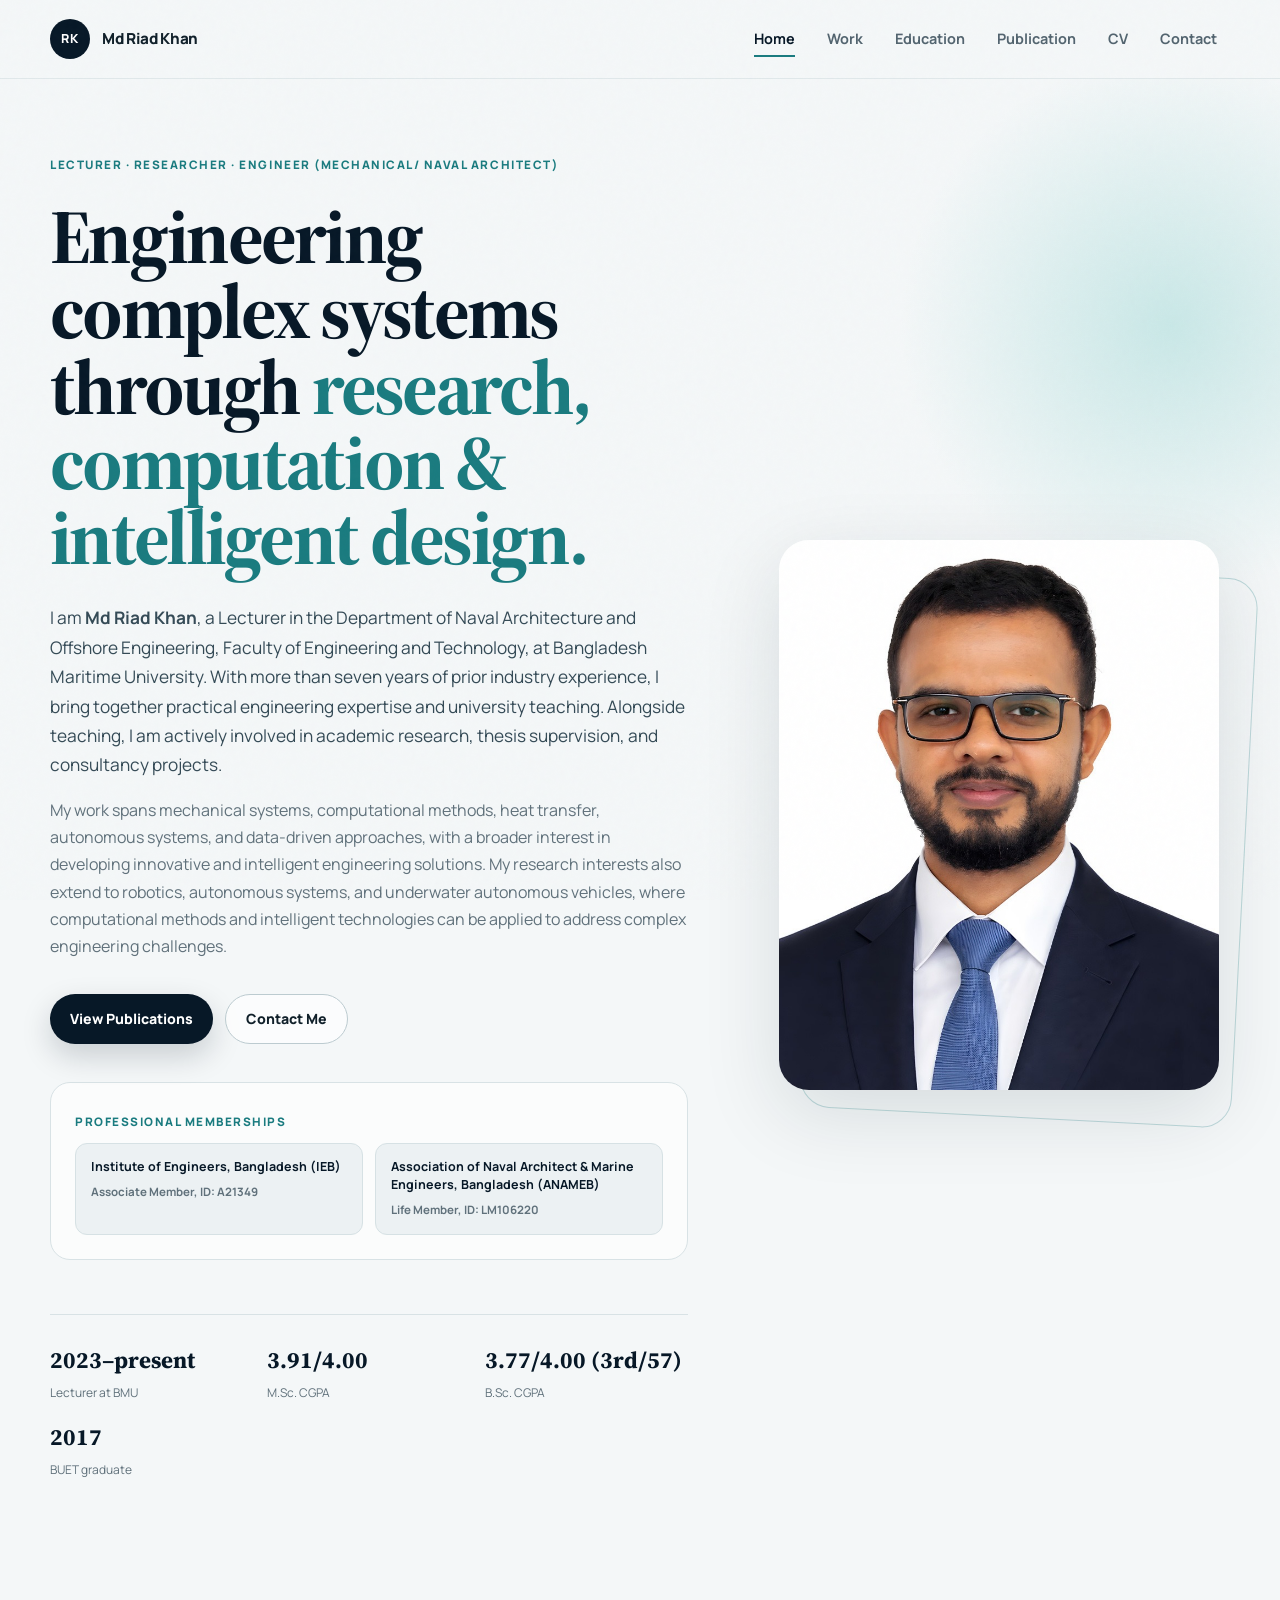
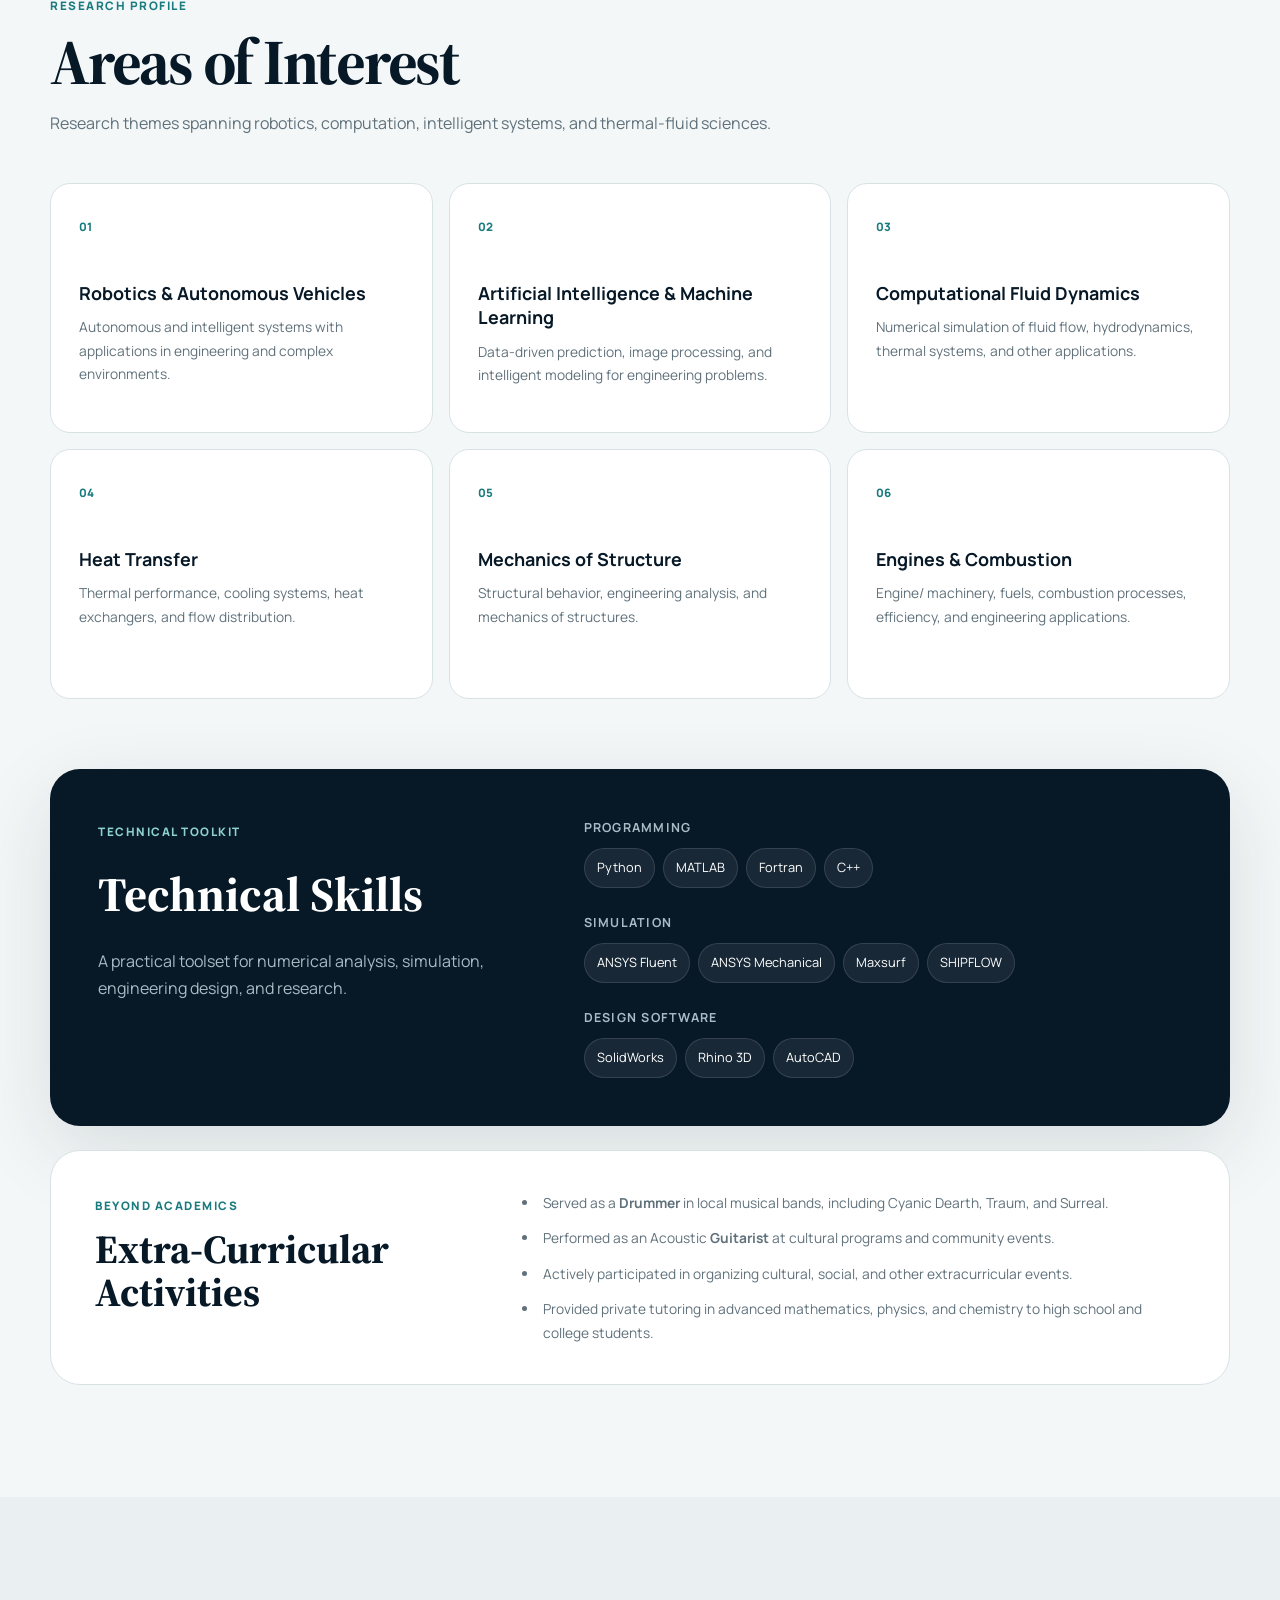
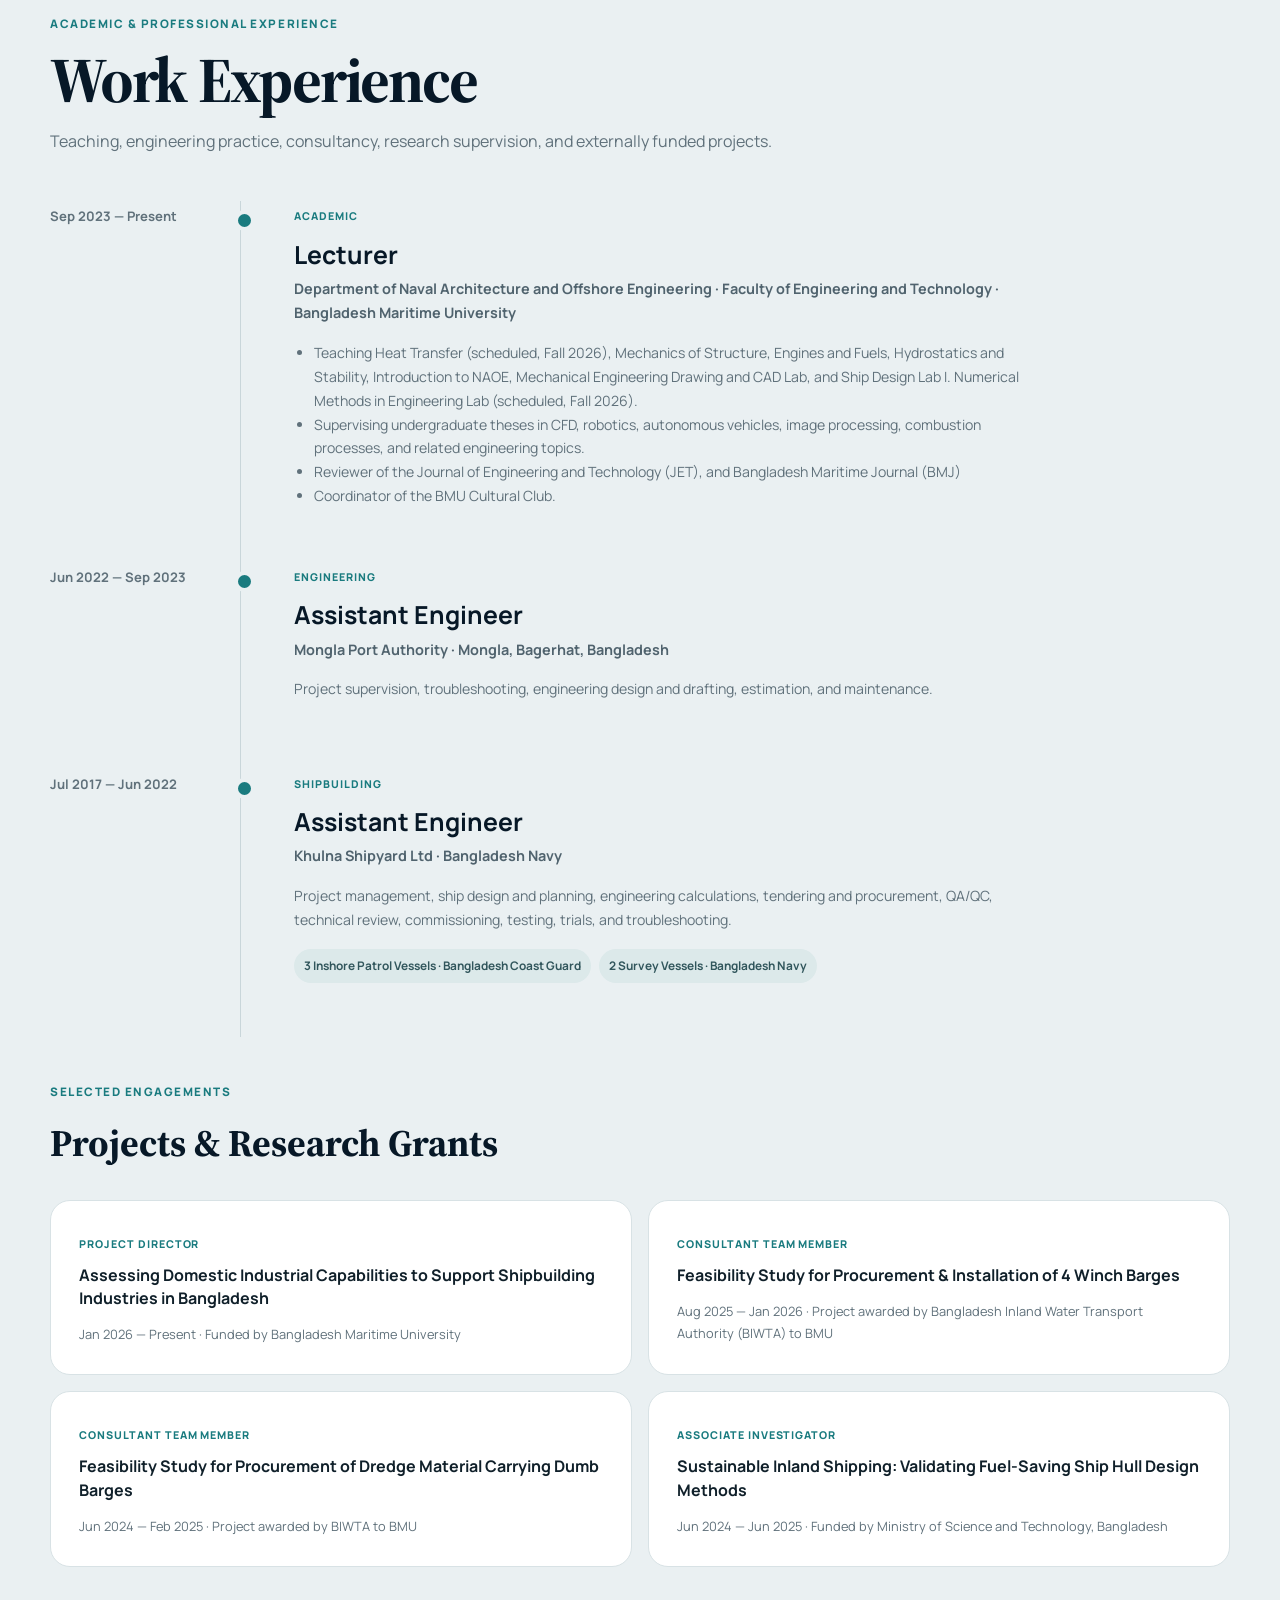
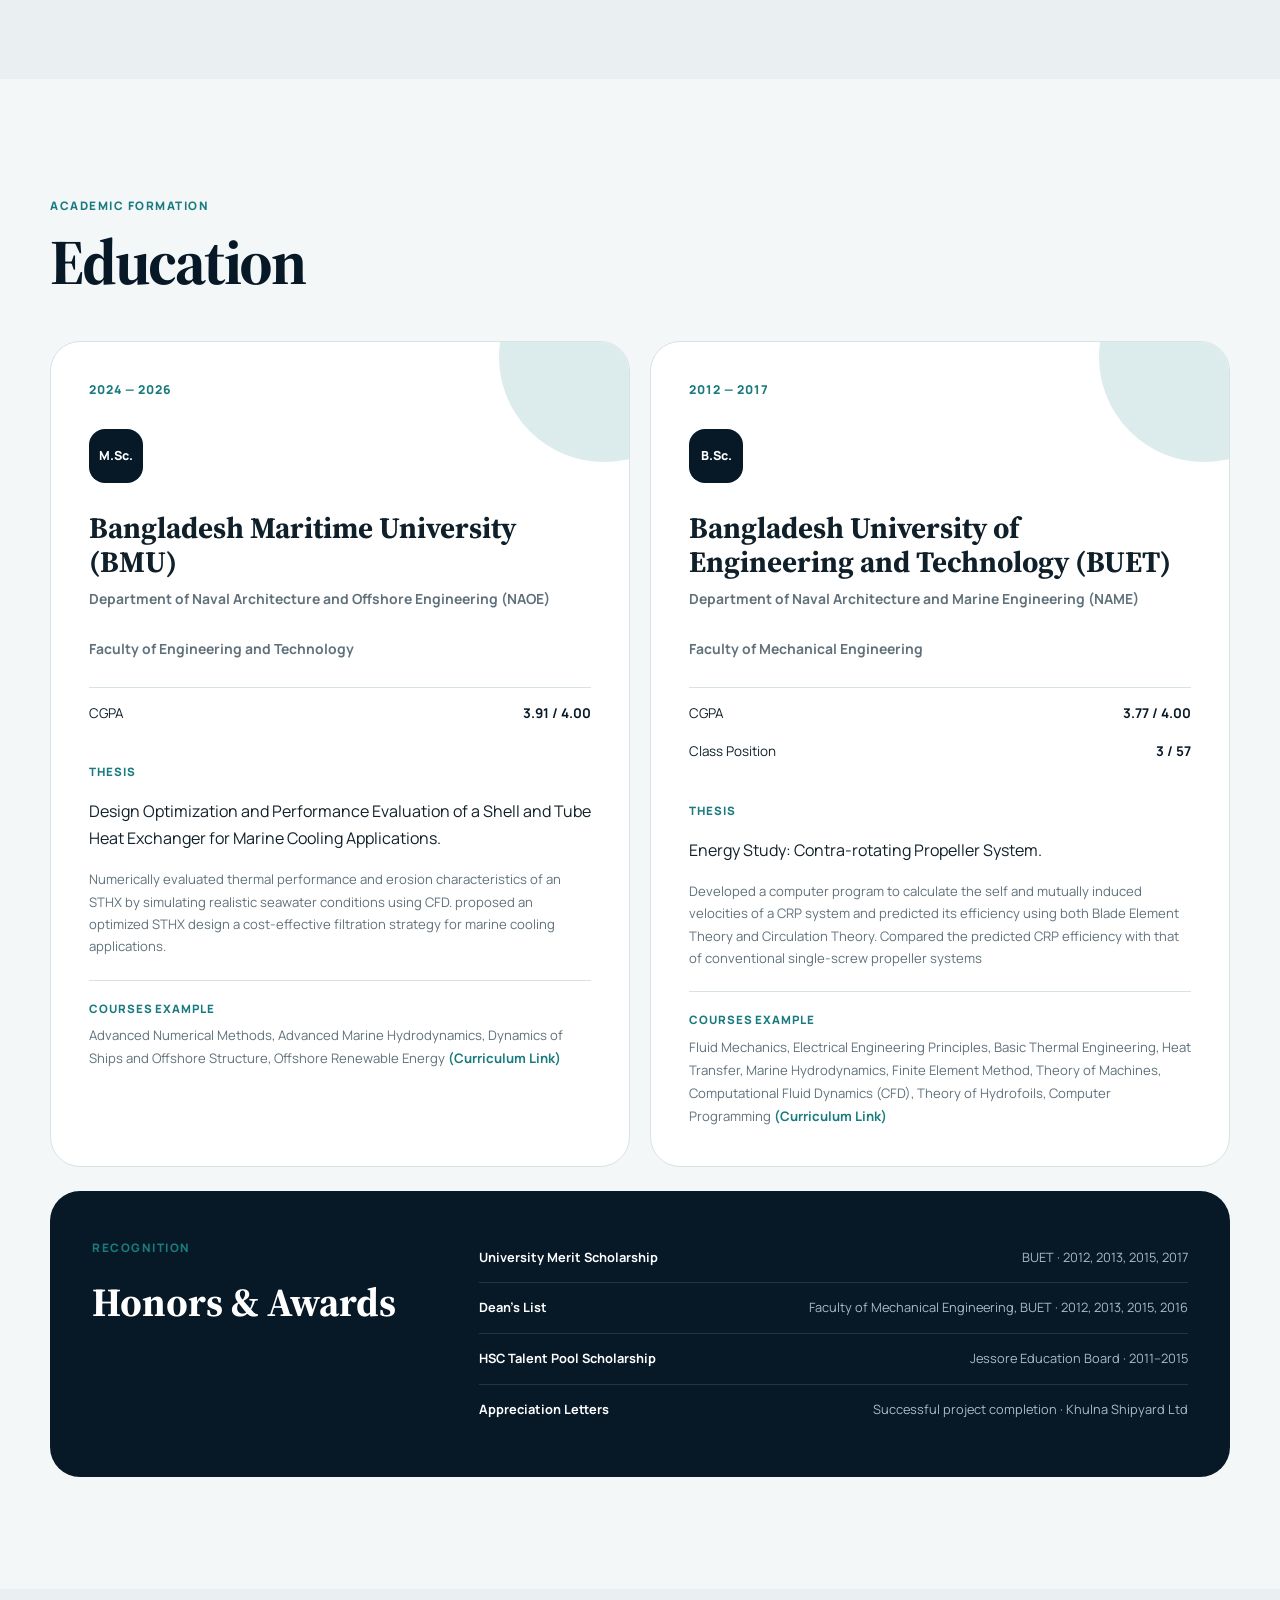
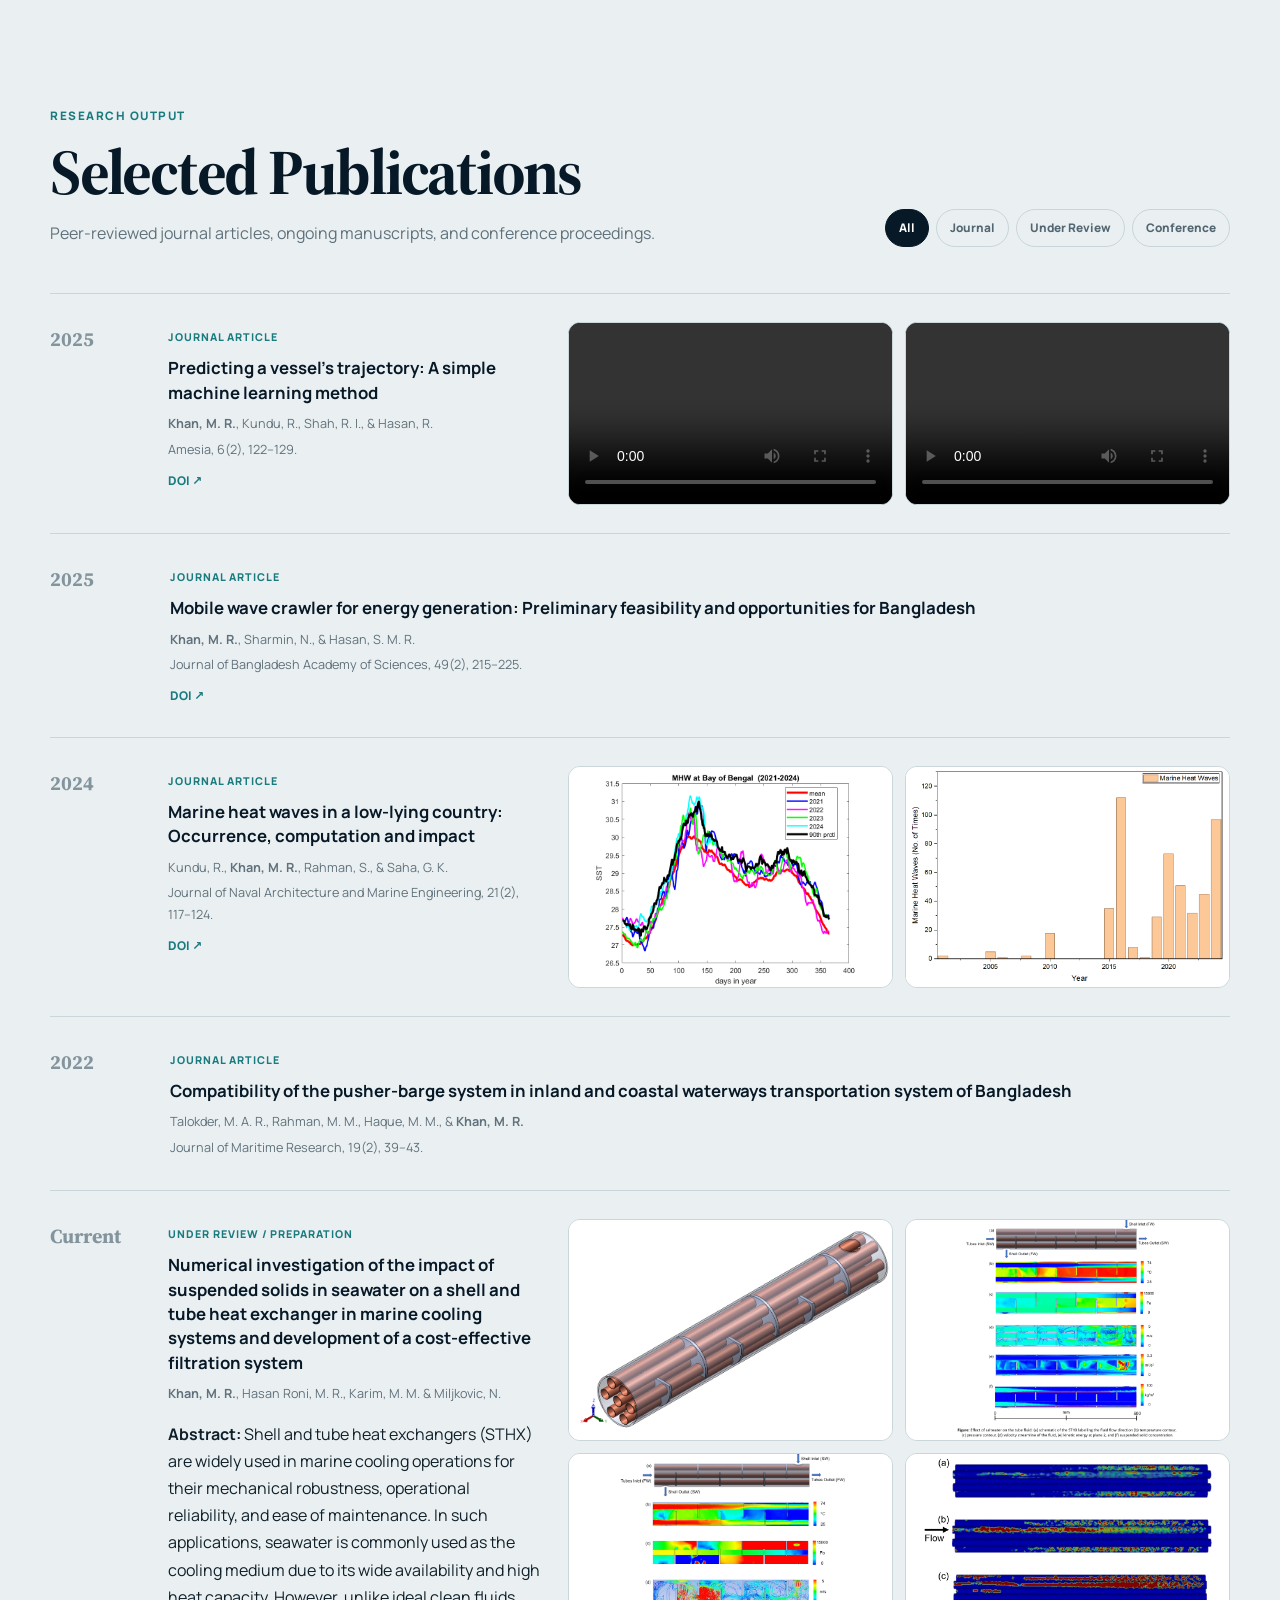
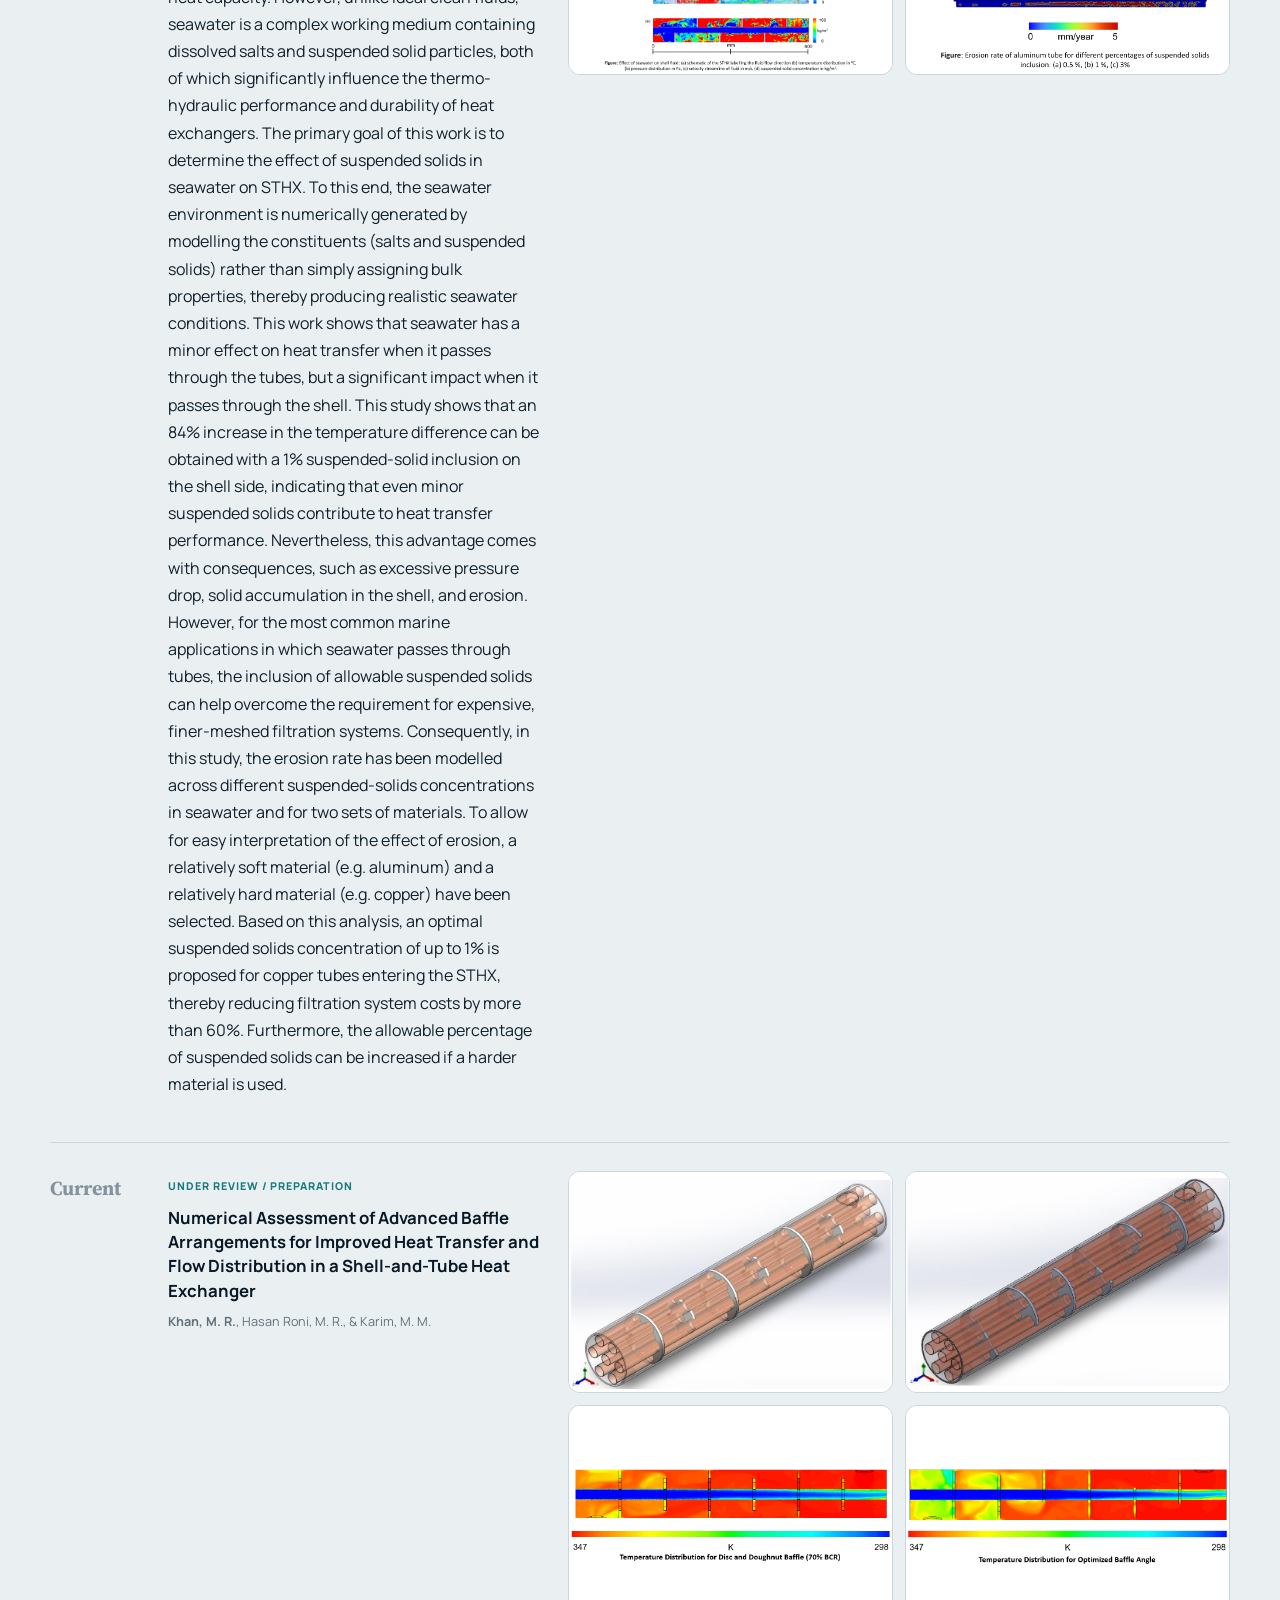
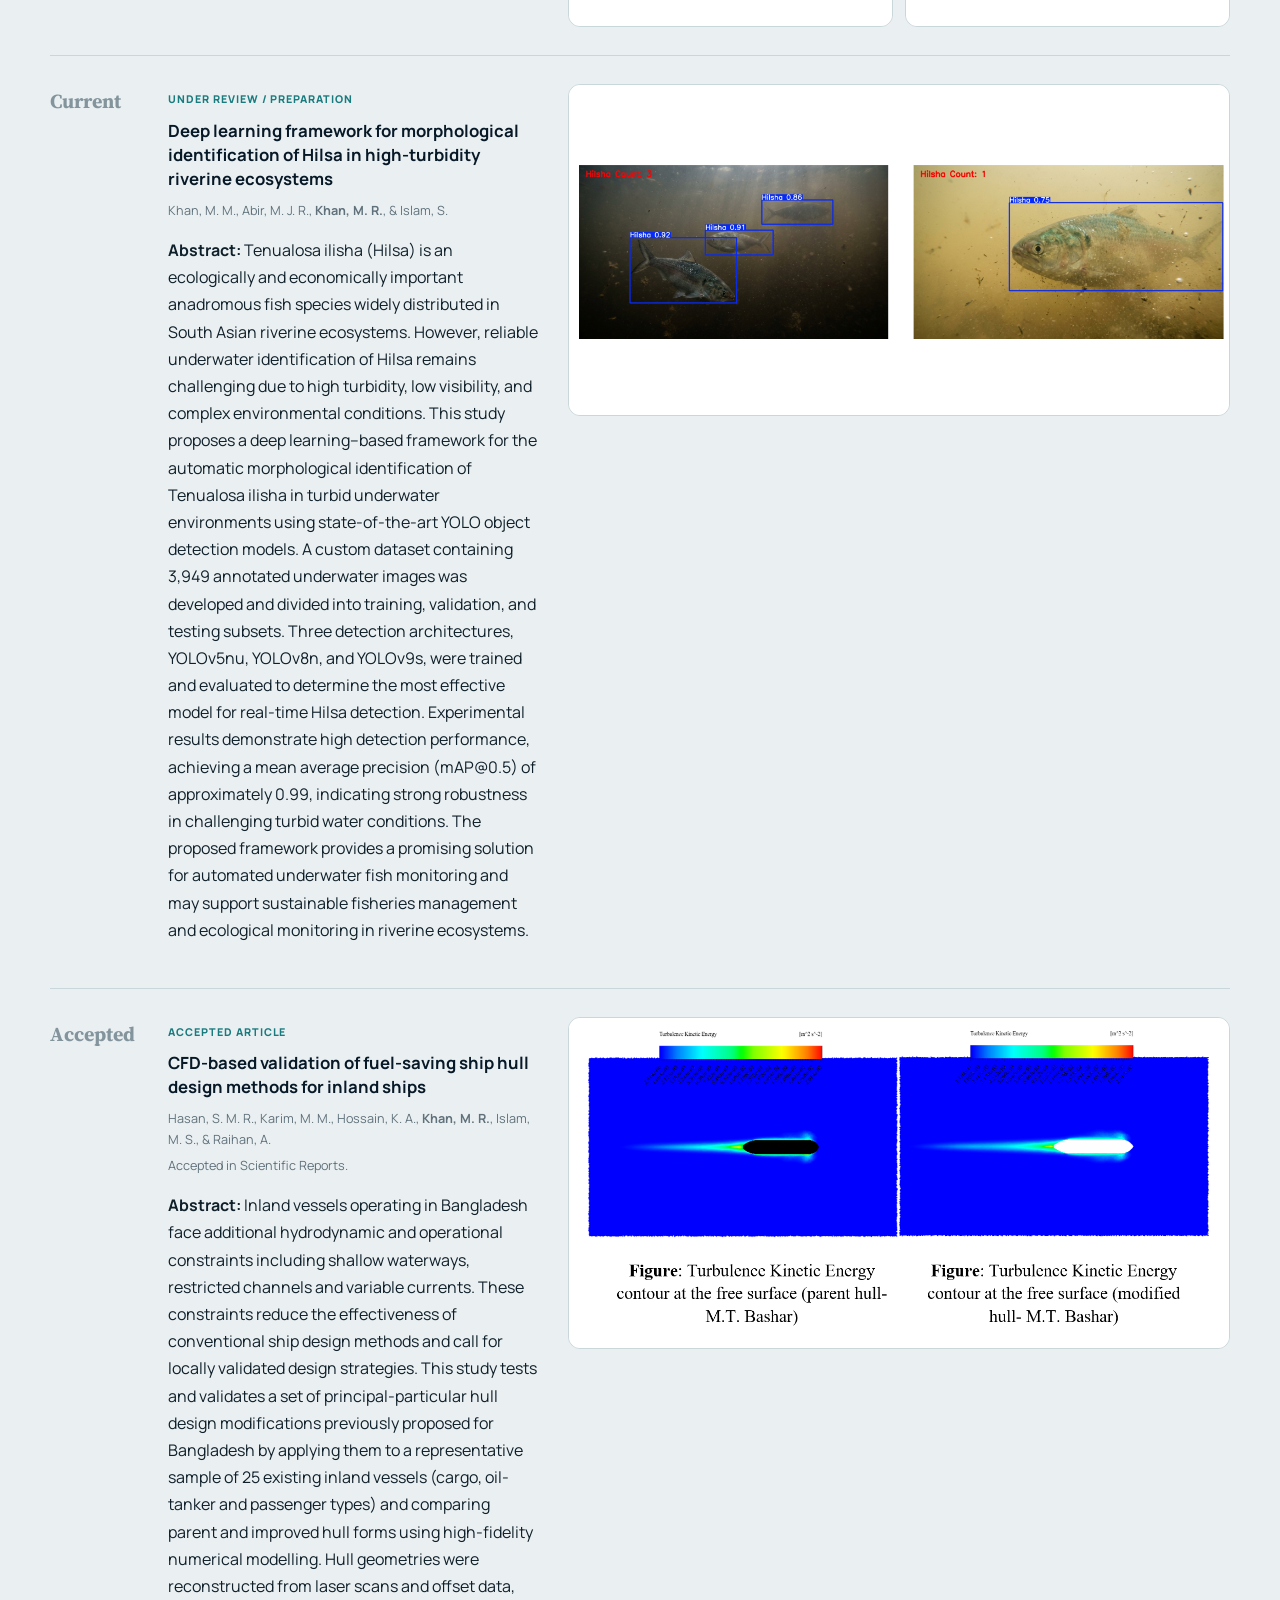
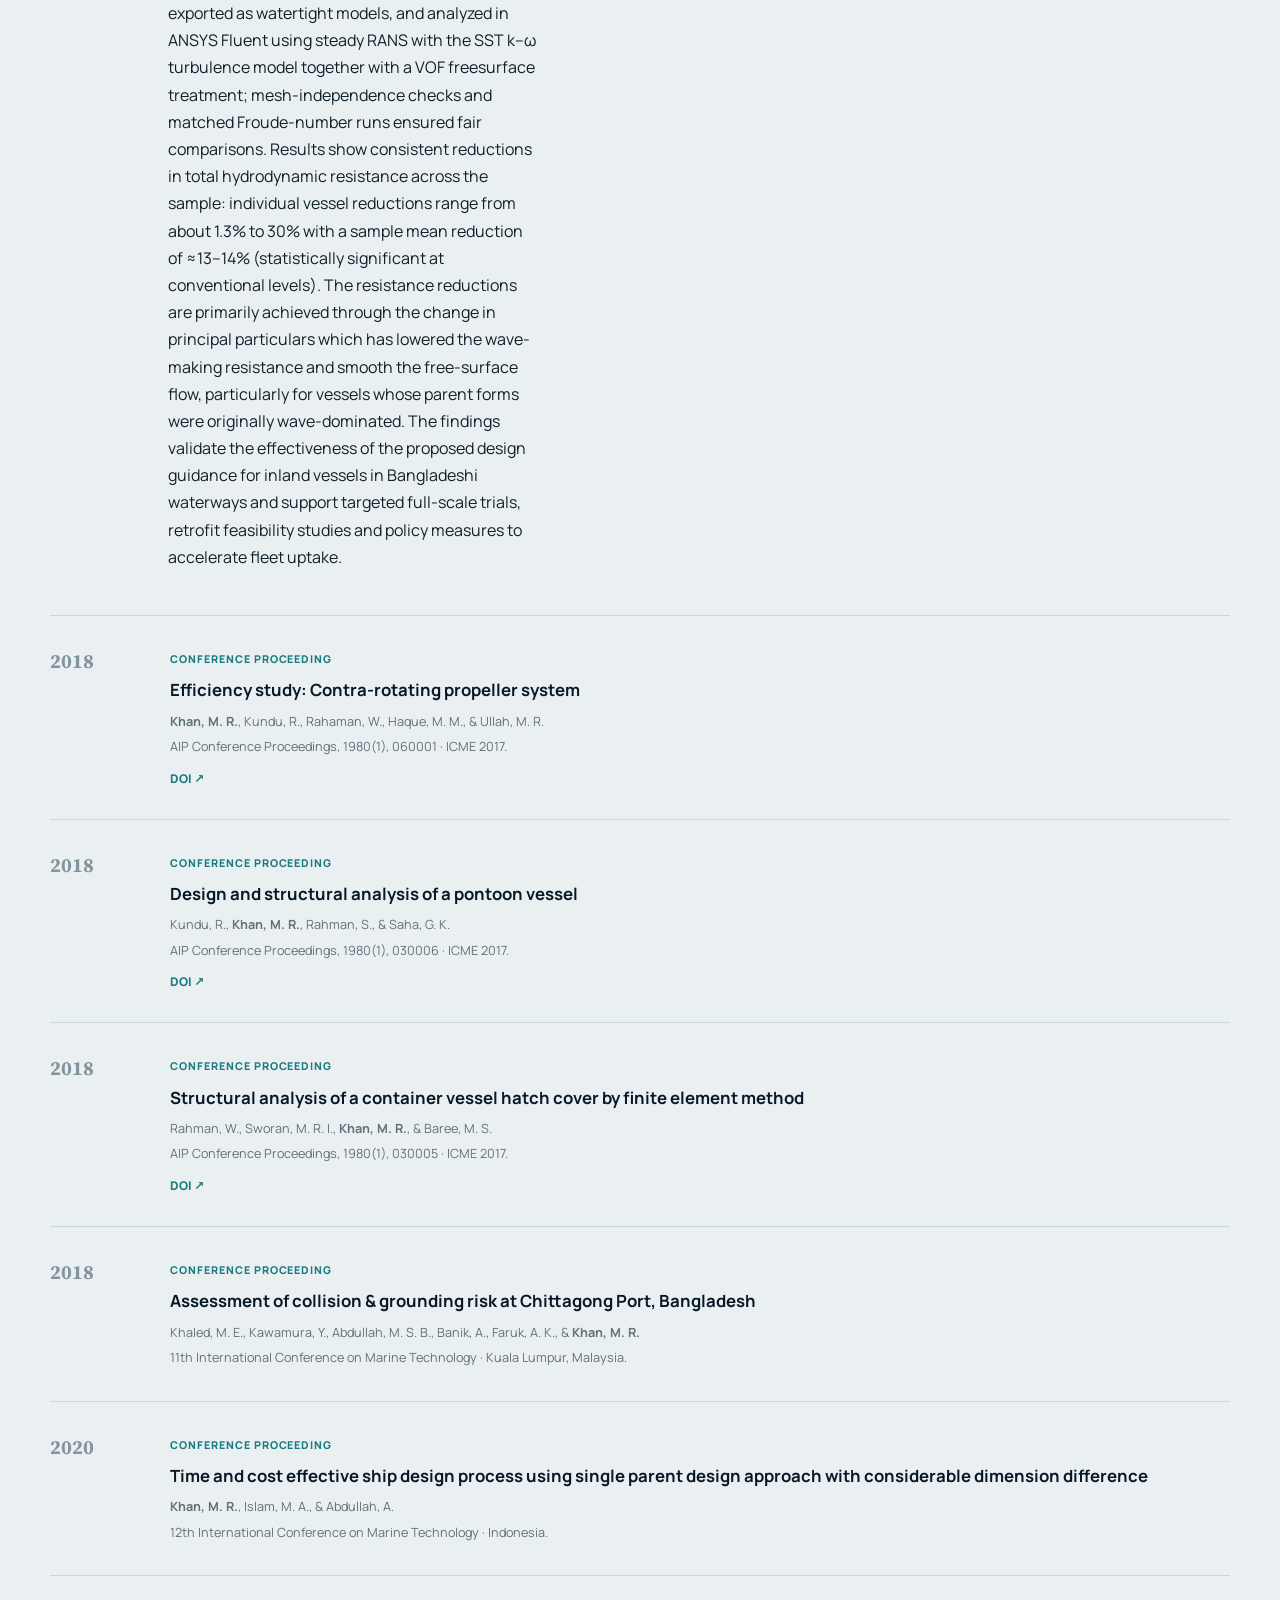
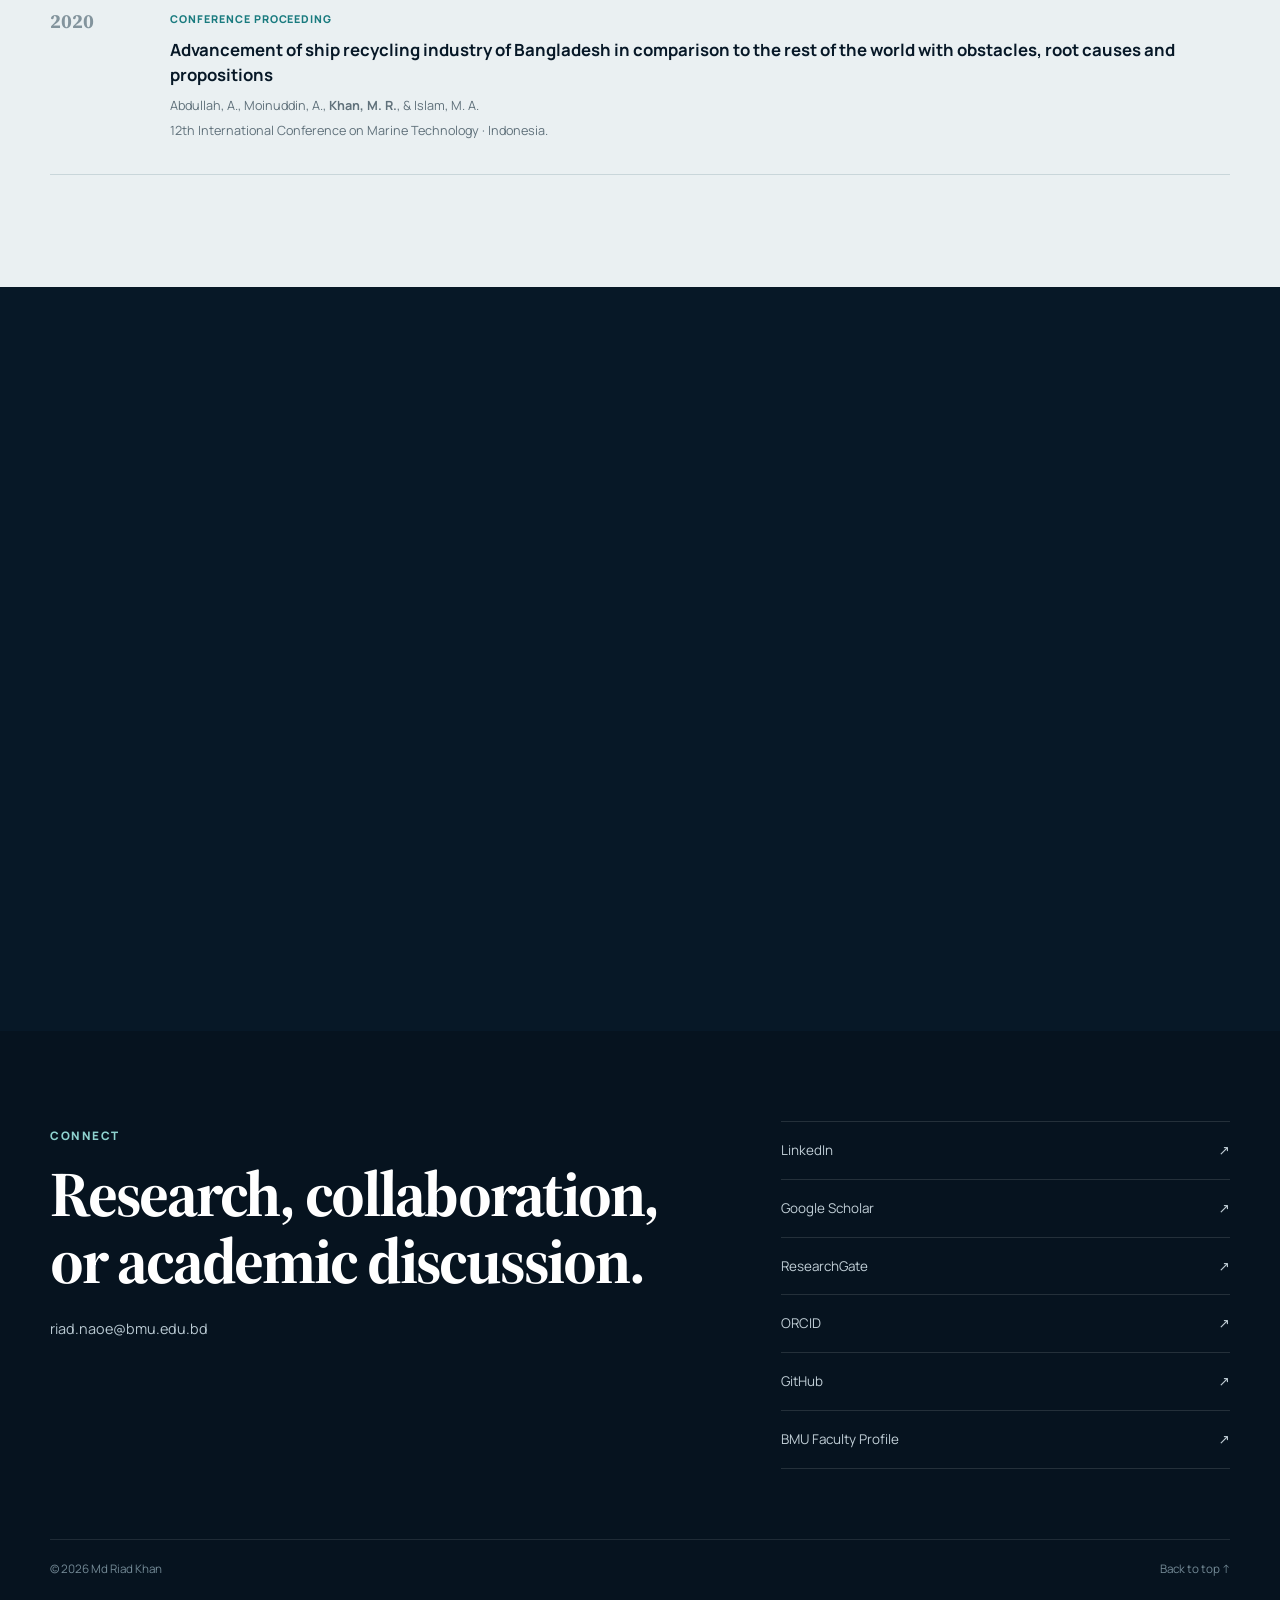
<file: index.html>
<!doctype html>
<html lang="en">
  <head>
    <meta charset="UTF-8" />
    <meta name="viewport" content="width=device-width, initial-scale=1.0" />
    <meta
      name="description"
      content="Academic and professional portfolio of Md Riad Khan, Lecturer in Naval Architecture and Offshore Engineering at Bangladesh Maritime University."
    />
    <meta name="theme-color" content="#071827" />
    <title>Md Riad Khan | Academic Portfolio</title>

    <link rel="preconnect" href="https://fonts.googleapis.com" />
    <link rel="preconnect" href="https://fonts.gstatic.com" crossorigin />
    <link
      href="https://fonts.googleapis.com/css2?family=Manrope:wght@400;500;600;700;800&family=Source+Serif+4:opsz,wght@8..60,600;8..60,700&display=swap"
      rel="stylesheet"
    />
    <link rel="stylesheet" href="styles.css" />
  </head>
  <body>
    <div class="page-noise" aria-hidden="true"></div>

    <header class="site-header" id="top">
      <nav class="nav container" aria-label="Primary navigation">
        <a class="brand" href="#home" aria-label="Go to home">
          <span class="brand-mark">RK</span>
          <span class="brand-text">Md Riad Khan</span>
        </a>

        <button
          class="menu-toggle"
          type="button"
          aria-expanded="false"
          aria-controls="nav-links"
          aria-label="Open navigation"
        >
          <span></span><span></span><span></span>
        </button>

        <div class="nav-links" id="nav-links">
          <a href="#home" class="nav-link active">Home</a>
          <a href="#work" class="nav-link">Work</a>
          <a href="#education" class="nav-link">Education</a>
          <a href="#publication" class="nav-link">Publication</a>
          <a href="#cv" class="nav-link">CV</a>
          <a href="#contact" class="nav-link">Contact</a>
        </div>
      </nav>
    </header>

    <main>
      <!-- HOME -->
      <section class="hero section" id="home">
        <div class="container hero-grid">
          <div class="hero-copy reveal">
            <span class="eyebrow">Lecturer · Researcher · Engineer (Mechanical/ Naval Architect) </span>
            <h1>
              Engineering complex systems through
              <span>research, computation & intelligent design.</span>
            </h1>

            <p class="hero-lead">
              I am <strong>Md Riad Khan</strong>, a Lecturer in the Department 
              of Naval Architecture and Offshore Engineering, Faculty of Engineering 
              and Technology, at Bangladesh Maritime University. With more than seven 
              years of prior industry experience, I bring together practical engineering 
              expertise and university teaching. Alongside teaching, 
              I am actively involved in academic research, thesis supervision, and consultancy projects.
            </p>

            <p>
              My work spans mechanical systems, computational methods, heat transfer, autonomous systems, 
              and data-driven approaches, with a broader interest in developing innovative and intelligent 
              engineering solutions. My research interests also extend to robotics, autonomous systems, and 
              underwater autonomous vehicles, where computational methods and intelligent technologies
              can be applied to address complex engineering challenges.
            </p>

            <div class="hero-actions">
              <a class="btn btn-primary" href="#publication"
                >View Publications</a
              >
              <a class="btn btn-secondary" href="mailto:riad.naoe@bmu.edu.bd"
                >Contact Me</a
              >
            </div>

            <div class="membership-panel" aria-label="Professional memberships">
              <span class="eyebrow">Professional Memberships</span>
              <div class="membership-grid">
                <div class="membership-item">
                  <strong>Institute of Engineers, Bangladesh (IEB)</strong>
                  <span>Associate Member, ID: A21349</span>
                </div>
                <div class="membership-item">
                  <strong
                    >Association of Naval Architect &amp; Marine Engineers,
                    Bangladesh (ANAMEB)</strong
                  >
                  <span>Life Member, ID: LM106220</span>
                </div>
              </div>
            </div>

            <div class="hero-meta" aria-label="Professional summary">
              <div>
                <span class="meta-number">2023–present</span>
                <span class="meta-label">Lecturer at BMU</span>
              </div>
              <div>
                <span class="meta-number">3.91/4.00</span>
                <span class="meta-label">M.Sc. CGPA</span>
              </div>
              <div>
                <span class="meta-number">3.77/4.00 (3rd/57)</span>
                <span class="meta-label">B.Sc. CGPA</span>
              </div>
              <div>
                <span class="meta-number">2017</span>
                <span class="meta-label">BUET graduate</span>
              </div>
            </div>
          </div>

          <div class="hero-visual reveal delay-1">
            <div class="portrait-wrap">
              <!-- Replace profile-placeholder.svg with your real photo, e.g. media/riad-khan.jpg -->
              <img
                src="media/riad-khan.jpeg"
                alt="Portrait placeholder for Md Riad Khan"
                class="portrait"
              />
            </div>
          </div>
        </div>

        <div class="container home-details">
          <div class="section-heading reveal">
            <span class="eyebrow">Research profile</span>
            <h2>Areas of Interest</h2>
            <p>
              Research themes spanning robotics, computation,
              intelligent systems, and thermal-fluid sciences.
            </p>
          </div>

          <div class="interest-grid reveal delay-1">
            <article class="interest-card">
              <span class="interest-index">01</span>
              <h3>Robotics & Autonomous Vehicles</h3>
              <p>
                Autonomous and intelligent systems with applications in
                engineering and complex environments.
              </p>
            </article>
            <article class="interest-card">
              <span class="interest-index">02</span>
              <h3>Artificial Intelligence & Machine Learning</h3>
              <p>
                Data-driven prediction, image processing, and intelligent
                modeling for engineering problems.
              </p>
            </article>
            <article class="interest-card">
              <span class="interest-index">03</span>
              <h3>Computational Fluid Dynamics</h3>
              <p>
                Numerical simulation of fluid flow, hydrodynamics, thermal
                systems, and other applications.
              </p>
            </article>
            <article class="interest-card">
              <span class="interest-index">04</span>
              <h3>Heat Transfer</h3>
              <p>
                Thermal performance, cooling systems, heat exchangers,
                and flow distribution.
              </p>
            </article>
            <article class="interest-card">
              <span class="interest-index">05</span>
              <h3>Mechanics of Structure</h3>
              <p>
                Structural behavior, engineering analysis, and mechanics of structures.
              </p>
            </article>
            <article class="interest-card">
              <span class="interest-index">06</span>
              <h3>Engines & Combustion</h3>
              <p>
                Engine/ machinery, fuels, combustion processes, efficiency, and
                engineering applications.
              </p>
            </article>
          </div>

          <div class="skills-panel reveal">
            <div class="skills-intro">
              <span class="eyebrow">Technical toolkit</span>
              <h2>Technical Skills</h2>
              <p>
                A practical toolset for numerical analysis, simulation,
                engineering design, and research.
              </p>
            </div>
            <div class="skill-groups">
              <div class="skill-group">
                <h3>Programming</h3>
                <div class="chips">
                  <span>Python</span><span>MATLAB</span><span>Fortran</span
                  ><span>C++</span>
                </div>
              </div>
              <div class="skill-group">
                <h3>Simulation</h3>
                <div class="chips">
                  <span>ANSYS Fluent</span><span>ANSYS Mechanical</span
                  ><span>Maxsurf</span><span>SHIPFLOW</span>
                </div>
              </div>
              <div class="skill-group">
                <h3>Design Software</h3>
                <div class="chips">
                  <span>SolidWorks</span><span>Rhino 3D</span
                  ><span>AutoCAD</span>
                </div>
              </div>
            </div>
          </div>

          <div class="activities-panel reveal">
            <div class="activities-intro">
              <span class="eyebrow">Beyond academics</span>
              <h2>Extra-Curricular Activities</h2>
            </div>
            <ul class="activities-list">
              <li>
                Served as a <strong>Drummer</strong> in local musical bands, including Cyanic
                Dearth, Traum, and Surreal.
              </li>
              <li>
                Performed as an Acoustic <strong>Guitarist</strong> at cultural programs and
                community events.
              </li>
              <li>
                Actively participated in organizing cultural, social, and other
                extracurricular events.
              </li>
              <li>
                Provided private tutoring in advanced mathematics, physics, and
                chemistry to high school and college students.
              </li>
            </ul>
          </div>
        </div>
      </section>

      <!-- WORK -->
      <section class="section section-alt" id="work">
        <div class="container">
          <div class="section-heading reveal">
            <span class="eyebrow">Academic & professional experience</span>
            <h2>Work Experience</h2>
            <p>
              Teaching, engineering practice, consultancy, research supervision,
              and externally funded projects.
            </p>
          </div>

          <div class="timeline reveal">
            <article class="timeline-item featured">
              <div class="timeline-date">Sep 2023 — Present</div>
              <div class="timeline-content">
                <span class="role-type">Academic</span>
                <h3>Lecturer</h3>
                <h4>
                  Department of Naval Architecture and Offshore Engineering · Faculty of Engineering and Technology · 
                  Bangladesh Maritime University
                </h4>
                <ul>
                  <li>
                    Teaching Heat Transfer (scheduled, Fall 2026), Mechanics of Structure, Engines and Fuels,
                    Hydrostatics and Stability, Introduction to NAOE, Mechanical
                    Engineering Drawing and CAD Lab, and Ship Design Lab I. Numerical Methods in Engineering Lab (scheduled, Fall 2026).
                  </li>
                  <li>
                    Supervising undergraduate theses in CFD, robotics, autonomous
                    vehicles, image processing, combustion processes, and
                    related engineering topics.
                  </li>
                  <li>
                    Reviewer of the Journal of Engineering and Technology (JET), and Bangladesh Maritime Journal (BMJ)
                    
                  </li>
                  <li>
                    Coordinator of the BMU Cultural Club.
                  </li>
                </ul>
              </div>
            </article>

            <article class="timeline-item">
              <div class="timeline-date">Jun 2022 — Sep 2023</div>
              <div class="timeline-content">
                <span class="role-type">Engineering</span>
                <h3>Assistant Engineer</h3>
                <h4>Mongla Port Authority · Mongla, Bagerhat, Bangladesh</h4>
                <p>
                  Project supervision, troubleshooting, engineering design and
                  drafting, estimation, and maintenance.
                </p>
              </div>
            </article>

            <article class="timeline-item">
              <div class="timeline-date">Jul 2017 — Jun 2022</div>
              <div class="timeline-content">
                <span class="role-type">Shipbuilding</span>
                <h3>Assistant Engineer</h3>
                <h4>Khulna Shipyard Ltd · Bangladesh Navy</h4>
                <p>
                  Project management, ship design and planning, engineering
                  calculations, tendering and procurement, QA/QC, technical
                  review, commissioning, testing, trials, and troubleshooting.
                </p>
                <div class="project-tags">
                  <span>3 Inshore Patrol Vessels · Bangladesh Coast Guard</span>
                  <span>2 Survey Vessels · Bangladesh Navy</span>
                </div>
              </div>
            </article>
          </div>

          <div class="subsection-heading reveal">
            <span class="eyebrow">Selected engagements</span>
            <h3>Projects & Research Grants</h3>
          </div>

          <div class="project-grid reveal delay-1">
            <article class="project-card">
              <span class="project-role">Project Director</span>
              <h3>
                Assessing Domestic Industrial Capabilities to Support
                Shipbuilding Industries in Bangladesh
              </h3>
              <p>
                Jan 2026 — Present · Funded by Bangladesh Maritime University
              </p>
            </article>

            <article class="project-card">
              <span class="project-role">Consultant Team Member</span>
              <h3>
                Feasibility Study for Procurement & Installation of 4 Winch
                Barges
              </h3>
              <p>Aug 2025 — Jan 2026 · Project awarded by Bangladesh Inland Water Transport Authority (BIWTA) to BMU</p>
            </article>

            <article class="project-card">
              <span class="project-role">Consultant Team Member</span>
              <h3>
                Feasibility Study for Procurement of Dredge Material Carrying
                Dumb Barges
              </h3>
              <p>Jun 2024 — Feb 2025 · Project awarded by BIWTA to BMU</p>
            </article>

            <article class="project-card">
              <span class="project-role">Associate Investigator</span>
              <h3>
                Sustainable Inland Shipping: Validating Fuel-Saving Ship Hull
                Design Methods
              </h3>
              <p>
                Jun 2024 — Jun 2025 · Funded by Ministry of Science and
                Technology, Bangladesh
              </p>
            </article>
          </div>
        </div>
      </section>

      <!-- EDUCATION -->
      <section class="section" id="education">
        <div class="container">
          <div class="section-heading reveal">
            <span class="eyebrow">Academic formation</span>
            <h2>Education</h2>
          </div>

          <div class="education-grid">
            <article class="education-card reveal">
              <div class="education-year">2024 — 2026</div>
              <div class="institution-mark">M.Sc.</div>
              <h3> Bangladesh Maritime University (BMU) </h3>
              <h4> Department of Naval Architecture and Offshore Engineering (NAOE)</h4>
              <h4> Faculty of Engineering and Technology</h4>
              <div class="result-row">
                <span>CGPA</span>
                <strong>3.91 / 4.00</strong>
              </div>
              <p class="thesis-label">Thesis</p>
              <p>
                Design Optimization and Performance Evaluation of a Shell and
                Tube Heat Exchanger for Marine Cooling Applications.
              </p>
              <p class="education-note">
                Numerically evaluated thermal performance and erosion characteristics of an STHX by simulating
                realistic seawater conditions using CFD. proposed an optimized STHX design
                a cost-effective filtration strategy for marine cooling applications. 
              </p>
              <div class="relevant-courses">
                <p class="courses-label">Courses Example</p>
                <p>
                  Advanced Numerical Methods, Advanced Marine Hydrodynamics,
                  Dynamics of Ships and Offshore Structure, Offshore Renewable
                  Energy
                  <span class="curriculum-link"
                    ><a
                      href="https://bsmrmu.edu.bd/file_download/content_files/118"
                      target="_blank"
                      >(Curriculum Link)</a
                    ></span
                  >
                </p>
              </div>
            </article>

            <article class="education-card reveal delay-1">
              <div class="education-year">2012 — 2017</div>
              <div class="institution-mark">B.Sc.</div>
              <h3> Bangladesh University of Engineering and Technology (BUET)</h3>
              <h4> Department of Naval Architecture and Marine Engineering (NAME) </h4>
              <h4> Faculty of Mechanical Engineering</h4>
              <div class="result-row">
                <span>CGPA</span>
                <strong>3.77 / 4.00</strong>
              </div>
              <div class="result-row compact">
                <span>Class Position</span>
                <strong>3 / 57</strong>
              </div>
              <p class="thesis-label">Thesis</p>
              <p>Energy Study: Contra-rotating Propeller System.</p>
              <p class="education-note">
               Developed a computer program to calculate the self and mutually induced velocities of a
               CRP system and predicted its efficiency using both Blade Element Theory and Circulation 
               Theory. Compared the predicted CRP efficiency with that of conventional single-screw propeller systems
              </p>
              <div class="relevant-courses">
                <p class="courses-label">Courses Example</p>
                <p>
                  Fluid Mechanics, Electrical Engineering Principles, Basic
                  Thermal Engineering, Heat Transfer, Marine Hydrodynamics,
                  Finite Element Method, Theory of Machines, Computational Fluid
                  Dynamics (CFD), Theory of Hydrofoils, Computer Programming
                  <span class="curriculum-link"
                    ><a
                      href="https://name.buet.ac.bd/undergraduate-courses"
                      target="_blank"
                      >(Curriculum Link)</a
                    ></span
                  >
                </p>
              </div>
            </article>
          </div>

          <div class="recognition reveal">
            <div>
              <span class="eyebrow">Recognition</span>
              <h3>Honors & Awards</h3>
            </div>
            <div class="recognition-list">
              <div>
                <strong>University Merit Scholarship</strong
                ><span>BUET · 2012, 2013, 2015, 2017</span>
              </div>
              <div>
                <strong>Dean’s List</strong
                ><span
                  >Faculty of Mechanical Engineering, BUET · 2012, 2013, 2015,
                  2016</span
                >
              </div>
              <div>
                <strong>HSC Talent Pool Scholarship</strong
                ><span>Jessore Education Board · 2011–2015</span>
              </div>
              <div>
                <strong>Appreciation Letters</strong
                ><span
                  >Successful project completion · Khulna Shipyard Ltd</span
                >
              </div>
            </div>
          </div>
        </div>
      </section>

      <!-- PUBLICATIONS -->
      <section class="section section-alt" id="publication">
        <div class="container">
          <div class="section-heading publication-heading reveal">
            <div>
              <span class="eyebrow">Research output</span>
              <h2>Selected Publications</h2>
              <p>
                Peer-reviewed journal articles, ongoing manuscripts, and
                conference proceedings.
              </p>
            </div>
            <div
              class="publication-filters"
              role="group"
              aria-label="Publication filters"
            >
              <button class="filter-btn active" data-filter="all">All</button>
              <button class="filter-btn" data-filter="journal">Journal</button>
              <button class="filter-btn" data-filter="review">
                Under Review
              </button>
              <button class="filter-btn" data-filter="conference">
                Conference
              </button>
            </div>
          </div>

          <div class="publication-list reveal" id="publication-list">
            <article class="publication-item has-media" data-type="journal">
              <div class="pub-year">2025</div>
              <div class="pub-content">
                <span class="pub-type">Journal Article</span>
                <h3>
                  Predicting a vessel’s trajectory: A simple machine learning
                  method
                </h3>
                <p class="authors">
                  <strong>Khan, M. R.</strong>, Kundu, R., Shah, R. I., & Hasan,
                  R.
                </p>
                <p class="venue">Amesia, 6(2), 122–129.</p>
                <a
                  href="https://doi.org/10.54559/amesia.1764517"
                  target="_blank"
                  rel="noopener"
                  >DOI ↗</a
                >
              </div>
              <div class="pub-media" aria-label="Article videos">
                <div class="pub-media-grid video-grid">
                  <video controls playsinline preload="metadata">
                    <source src="media/Curved_Line.mp4" type="video/mp4" />
                    Your browser does not support the video tag.
                  </video>
                  <video controls playsinline preload="metadata">
                    <source src="media/Straight_Line.mp4" type="video/mp4" />
                    Your browser does not support the video tag.
                  </video>
                </div>
              </div>
            </article>

            <article class="publication-item" data-type="journal">
              <div class="pub-year">2025</div>
              <div class="pub-content">
                <span class="pub-type">Journal Article</span>
                <h3>
                  Mobile wave crawler for energy generation: Preliminary
                  feasibility and opportunities for Bangladesh
                </h3>
                <p class="authors">
                  <strong>Khan, M. R.</strong>, Sharmin, N., & Hasan, S. M. R.
                </p>
                <p class="venue">
                  Journal of Bangladesh Academy of Sciences, 49(2), 215–225.
                </p>
                <a
                  href="https://doi.org/10.3329/jbas.v49i2.81329"
                  target="_blank"
                  rel="noopener"
                  >DOI ↗</a
                >
              </div>
            </article>

            <article class="publication-item has-media" data-type="journal">
              <div class="pub-year">2024</div>
              <div class="pub-content">
                <span class="pub-type">Journal Article</span>
                <h3>
                  Marine heat waves in a low-lying country: Occurrence,
                  computation and impact
                </h3>
                <p class="authors">
                  Kundu, R., <strong>Khan, M. R.</strong>, Rahman, S., & Saha,
                  G. K.
                </p>
                <p class="venue">
                  Journal of Naval Architecture and Marine Engineering, 21(2),
                  117–124.
                </p>
                <a
                  href="https://doi.org/10.3329/jname.v21i2.75296"
                  target="_blank"
                  rel="noopener"
                  >DOI ↗</a
                >
              </div>
              <div class="pub-media" aria-label="Article figures">
                <div class="pub-media-grid">
                  <a
                    class="pub-media-link"
                    href="media/publications/marine-heat-waves-1.jpg"
                    target="_blank"
                    rel="noopener"
                  >
                    <img
                      src="media/2021_2024.png"
                      alt="Figure 1 from Marine heat waves in a low-lying country"
                      loading="lazy"
                    />
                  </a>
                  <a
                    class="pub-media-link"
                    href="media/publications/marine-heat-waves-2.jpg"
                    target="_blank"
                    rel="noopener"
                  >
                    <img
                      src="media/MHW.png"
                      alt="Figure 2 from Marine heat waves in a low-lying country"
                      loading="lazy"
                    />
                  </a>
                </div>
              </div>
            </article>

            <article class="publication-item" data-type="journal">
              <div class="pub-year">2022</div>
              <div class="pub-content">
                <span class="pub-type">Journal Article</span>
                <h3>
                  Compatibility of the pusher-barge system in inland and coastal
                  waterways transportation system of Bangladesh
                </h3>
                <p class="authors">
                  Talokder, M. A. R., Rahman, M. M., Haque, M. M., &
                  <strong>Khan, M. R.</strong>
                </p>
                <p class="venue">Journal of Maritime Research, 19(2), 39–43.</p>
              </div>
            </article>

            <article class="publication-item has-media" data-type="review">
              <div class="pub-year">Current</div>
              <div class="pub-content">
                <span class="pub-type">Under Review / Preparation</span>
                <h3>
                  Numerical investigation of the impact of suspended solids in
                  seawater on a shell and tube heat exchanger in marine cooling
                  systems and development of a cost-effective filtration system
                </h3>
                <p class="authors">
                  <strong>Khan, M. R.</strong>, Hasan Roni, M. R., Karim, M. M. & Miljkovic, N.
                </p>
                <p class="abstract">
                  <strong>Abstract:</strong> Shell and tube heat exchangers (STHX) are widely used in marine cooling operations for their mechanical robustness, operational reliability, and ease of maintenance. In such applications, seawater is commonly used as the cooling medium due to its wide availability and high heat capacity. However, unlike ideal clean fluids, seawater is a complex working medium containing dissolved salts and suspended solid particles, both of which significantly influence the thermo-hydraulic performance and durability of heat exchangers. The primary goal of this work is to determine the effect of suspended solids in seawater on STHX. To this end, the seawater environment is numerically generated by modelling the constituents (salts and suspended solids) rather than simply assigning bulk properties, thereby producing realistic seawater conditions. This work shows that seawater has a minor effect on heat transfer when it passes through the tubes, but a significant impact when it passes through the shell. This study shows that an 84% increase in the temperature difference can be obtained with a 1% suspended-solid inclusion on the shell side, indicating that even minor suspended solids contribute to heat transfer performance. Nevertheless, this advantage comes with consequences, such as excessive pressure drop, solid accumulation in the shell, and erosion. However, for the most common marine applications in which seawater passes through tubes, the inclusion of allowable suspended solids can help overcome the requirement for expensive, finer-meshed filtration systems. Consequently, in this study, the erosion rate has been modelled across different suspended-solids concentrations in seawater and for two sets of materials. To allow for easy interpretation of the effect of erosion, a relatively soft material (e.g. aluminum) and a relatively hard material (e.g. copper) have been selected. Based on this analysis, an optimal suspended solids concentration of up to 1% is proposed for copper tubes entering the STHX, thereby reducing filtration system costs by more than 60%. Furthermore, the allowable percentage of suspended solids can be increased if a harder material is used.
                </p>
              </div>
              <div class="pub-media" aria-label="Article figures">
                <div class="pub-media-grid">
                  <a
                    class="pub-media-link"
                    href="media/1.png"
                    target="_blank"
                    rel="noopener"
                  >
                    <img
                      src="media/1.png"
                      alt="Figure 1 from suspended-solids heat exchanger study"
                      loading="lazy"
                    />
                  </a>
                  <a
                    class="pub-media-link"
                    href="media/2.png"
                    target="_blank"
                    rel="noopener"
                  >
                    <img
                      src="media/2.png"
                      alt="Figure 2 from suspended-solids heat exchanger study"
                      loading="lazy"
                    />
                  </a>
                  <a
                    class="pub-media-link"
                    href="media/3.png"
                    target="_blank"
                    rel="noopener"
                  >
                    <img
                      src="media/3.png"
                      alt="Figure 3 from suspended-solids heat exchanger study"
                      loading="lazy"
                    />
                  </a>
                  <a
                    class="pub-media-link"
                    href="media/4.png"
                    target="_blank"
                    rel="noopener"
                  >
                    <img
                      src="media/4.png"
                      alt="Figure 4 from suspended-solids heat exchanger study"
                      loading="lazy"
                    />
                  </a>
                </div>
              </div>
            </article>

            <article class="publication-item has-media" data-type="review">
              <div class="pub-year">Current</div>
              <div class="pub-content">
                <span class="pub-type">Under Review / Preparation</span>
                <h3>
                  Numerical Assessment of Advanced Baffle Arrangements for
                  Improved Heat Transfer and Flow Distribution in a
                  Shell-and-Tube Heat Exchanger
                </h3>
                <p class="authors">
                  <strong>Khan, M. R.</strong>, Hasan Roni, M. R., & Karim, M.
                  M.
                </p>
              </div>
              <div class="pub-media" aria-label="Article figures">
                <div class="pub-media-grid">
                  <a
                    class="pub-media-link"
                    href="media/5.png"
                    target="_blank"
                    rel="noopener"
                  >
                    <img
                      src="media/5.png"
                      alt="Figure 1 from advanced baffle arrangement study"
                      loading="lazy"
                    />
                  </a>
                  <a
                    class="pub-media-link"
                    href="media/6.png"
                    target="_blank"
                    rel="noopener"
                  >
                    <img
                      src="media/6.png"
                      alt="Figure 2 from advanced baffle arrangement study"
                      loading="lazy"
                    />
                  </a>
                  <a
                    class="pub-media-link"
                    href="media/7.png"
                    target="_blank"
                    rel="noopener"
                  >
                    <img
                      src="media/7.png"
                      alt="Figure 3 from advanced baffle arrangement study"
                      loading="lazy"
                    />
                  </a>
                  <a
                    class="pub-media-link"
                    href="media/8.png"
                    target="_blank"
                    rel="noopener"
                  >
                    <img
                      src="media/8.png"
                      alt="Figure 4 from advanced baffle arrangement study"
                      loading="lazy"
                    />
                  </a>
                </div>
              </div>
            </article>

            <article class="publication-item has-media" data-type="review">
              <div class="pub-year">Current</div>
              <div class="pub-content">
                <span class="pub-type">Under Review / Preparation</span>
                <h3>
                  Deep learning framework for morphological identification of
                  Hilsa in high-turbidity riverine ecosystems
                </h3>
                <p class="authors">
                  Khan, M. M., Abir, M. J. R., <strong>Khan, M. R.</strong>, &
                  Islam, S.
                </p>
                <p class="abstract">
                  <strong>Abstract:</strong> Tenualosa ilisha (Hilsa) is an ecologically and economically important anadromous fish species widely distributed in South Asian riverine ecosystems. However, reliable underwater identification of Hilsa remains challenging due to high turbidity, low
visibility, and complex environmental conditions. This study proposes a deep learning–based framework for the automatic morphological identification of Tenualosa ilisha in turbid underwater environments using state-of-the-art YOLO object detection models. A custom dataset containing 3,949 annotated underwater images was developed and divided into training, validation, and testing subsets. Three detection architectures, YOLOv5nu, YOLOv8n, and YOLOv9s, were trained and evaluated to
determine the most effective model for real-time Hilsa detection. Experimental results demonstrate high detection performance, achieving a mean average precision (mAP@0.5) of approximately 0.99, indicating strong robustness in challenging turbid
water conditions. The proposed framework provides a promising solution for automated underwater fish monitoring and may support sustainable fisheries management and ecological monitoring in riverine ecosystems.
                </p>
              </div>
              <div class="pub-media" aria-label="Article figures">
                <div class="pub-media-grid single">
                  <a
                    class="pub-media-link"
                    href="media/9.png"
                    target="_blank"
                    rel="noopener"
                  >
                    <img
                      src="media/9.png"
                      alt="Figure 1 from Hilsa morphological identification study"
                      loading="lazy"
                    />
                  </a>
                </div>
              </div>
            </article>

            <article class="publication-item has-media" data-type="review">
              <div class="pub-year">Accepted</div>
              <div class="pub-content">
                <span class="pub-type">Accepted Article</span>
                <h3>
                  CFD-based validation of fuel-saving ship hull design methods
                  for inland ships
                </h3>
                <p class="authors">
                  Hasan, S. M. R., Karim, M. M., Hossain, K. A.,
                  <strong>Khan, M. R.</strong>, Islam, M. S., & Raihan, A.
                </p>
                <p class="venue">Accepted in Scientific Reports.</p>
                </p>
                <p class="abstract">
                  <strong>Abstract:</strong> Inland vessels operating in Bangladesh face additional hydrodynamic and operational constraints including shallow waterways, restricted channels and variable currents. These constraints reduce the effectiveness of conventional ship design methods and call for locally validated design strategies. This study tests and validates a set of principal-particular hull design modifications previously proposed for Bangladesh by applying them to a representative sample of 25 existing inland vessels (cargo, oil-tanker and passenger types) and comparing parent and improved hull forms using high-fidelity numerical modelling. Hull geometries were reconstructed from laser scans and offset data, exported as watertight models, and analyzed in ANSYS Fluent using steady RANS with the SST k–ω turbulence model together with a VOF freesurface treatment; mesh-independence checks and matched Froude-number runs ensured fair comparisons. Results show consistent reductions in total hydrodynamic resistance across the sample: individual vessel reductions range from about 1.3% to 30% with a sample mean reduction of ≈13–14% (statistically significant at conventional levels). The resistance reductions are primarily achieved through the change in principal particulars which has lowered the wave-making resistance and smooth the free-surface flow, particularly for vessels whose parent forms were originally wave-dominated. The findings validate the effectiveness of the proposed design guidance for inland vessels in Bangladeshi waterways and support targeted full-scale trials, retrofit feasibility studies and policy measures to accelerate fleet uptake.
                </p>
              </div>
              <div class="pub-media" aria-label="Article figures">
                <div class="pub-media-grid single">
                  <a
                    class="pub-media-link"
                    href="media/10.png"
                    target="_blank"
                    rel="noopener"
                  >
                    <img
                      src="media/10.png"
                      alt="Figure 1 from suspended-solids heat exchanger study"
                      loading="lazy"
                    />
                  </a>
                </div>
              </div>
            </article>

            <article class="publication-item" data-type="conference">
              <div class="pub-year">2018</div>
              <div class="pub-content">
                <span class="pub-type">Conference Proceeding</span>
                <h3>Efficiency study: Contra-rotating propeller system</h3>
                <p class="authors">
                  <strong>Khan, M. R.</strong>, Kundu, R., Rahaman, W., Haque,
                  M. M., & Ullah, M. R.
                </p>
                <p class="venue">
                  AIP Conference Proceedings, 1980(1), 060001 · ICME 2017.
                </p>
                <a
                  href="https://doi.org/10.1063/1.5044369"
                  target="_blank"
                  rel="noopener"
                  >DOI ↗</a
                >
              </div>
            </article>

            <article class="publication-item" data-type="conference">
              <div class="pub-year">2018</div>
              <div class="pub-content">
                <span class="pub-type">Conference Proceeding</span>
                <h3>Design and structural analysis of a pontoon vessel</h3>
                <p class="authors">
                  Kundu, R., <strong>Khan, M. R.</strong>, Rahman, S., & Saha,
                  G. K.
                </p>
                <p class="venue">
                  AIP Conference Proceedings, 1980(1), 030006 · ICME 2017.
                </p>
                <a
                  href="https://doi.org/10.1063/1.5044285"
                  target="_blank"
                  rel="noopener"
                  >DOI ↗</a
                >
              </div>
            </article>

            <article class="publication-item" data-type="conference">
              <div class="pub-year">2018</div>
              <div class="pub-content">
                <span class="pub-type">Conference Proceeding</span>
                <h3>
                  Structural analysis of a container vessel hatch cover by
                  finite element method
                </h3>
                <p class="authors">
                  Rahman, W., Sworan, M. R. I., <strong>Khan, M. R.</strong>, &
                  Baree, M. S.
                </p>
                <p class="venue">
                  AIP Conference Proceedings, 1980(1), 030005 · ICME 2017.
                </p>
                <a
                  href="https://doi.org/10.1063/1.5044284"
                  target="_blank"
                  rel="noopener"
                  >DOI ↗</a
                >
              </div>
            </article>

            <article class="publication-item" data-type="conference">
              <div class="pub-year">2018</div>
              <div class="pub-content">
                <span class="pub-type">Conference Proceeding</span>
                <h3>
                  Assessment of collision & grounding risk at Chittagong Port,
                  Bangladesh
                </h3>
                <p class="authors">
                  Khaled, M. E., Kawamura, Y., Abdullah, M. S. B., Banik, A.,
                  Faruk, A. K., & <strong>Khan, M. R.</strong>
                </p>
                <p class="venue">
                  11th International Conference on Marine Technology · Kuala
                  Lumpur, Malaysia.
                </p>
              </div>
            </article>

            <article class="publication-item" data-type="conference">
              <div class="pub-year">2020</div>
              <div class="pub-content">
                <span class="pub-type">Conference Proceeding</span>
                <h3>
                  Time and cost effective ship design process using single
                  parent design approach with considerable dimension difference
                </h3>
                <p class="authors">
                  <strong>Khan, M. R.</strong>, Islam, M. A., & Abdullah, A.
                </p>
                <p class="venue">
                  12th International Conference on Marine Technology ·
                  Indonesia.
                </p>
              </div>
            </article>

            <article class="publication-item" data-type="conference">
              <div class="pub-year">2020</div>
              <div class="pub-content">
                <span class="pub-type">Conference Proceeding</span>
                <h3>
                  Advancement of ship recycling industry of Bangladesh in
                  comparison to the rest of the world with obstacles, root
                  causes and propositions
                </h3>
                <p class="authors">
                  Abdullah, A., Moinuddin, A., <strong>Khan, M. R.</strong>, &
                  Islam, M. A.
                </p>
                <p class="venue">
                  12th International Conference on Marine Technology ·
                  Indonesia.
                </p>
              </div>
            </article>
          </div>
        </div>
      </section>

      <!-- CV -->
      <section class="section cv-section" id="cv">
        <div class="container cv-card reveal">
          <div class="cv-copy">
            <span class="eyebrow">Curriculum Vitæ</span>
            <h2>Need the complete record?</h2>
            <p>
              The full CV includes detailed coursework, trainings, professional
              affiliations, awards, references, and complete
              academic/professional history.
            </p>
            <div class="cv-actions">
              <a
                class="btn btn-primary"
                href="media/Md_Riad_Khan_CV.pdf"
                target="_blank"
                rel="noopener"
                >Open CV</a
              >
              <a
                class="btn btn-secondary"
                href="media/Md_Riad_Khan_CV.pdf"
                download
                >Download PDF</a
              >
            </div>
          </div>
          <div class="cv-preview" aria-hidden="true">
            <div class="paper">
              <div class="paper-head">
                <span class="paper-avatar">RK</span>
                <div>
                  <strong>Md Riad Khan</strong><small>Curriculum Vitæ</small>
                </div>
              </div>
              <span></span><span></span><span class="short"></span>
              <h4>Education</h4>
              <span></span><span class="mid"></span>
              <h4>Experience</h4>
              <span></span><span></span><span class="short"></span>
              <h4>Publications</h4>
              <span></span><span class="mid"></span>
            </div>
          </div>
        </div>
      </section>
    </main>

    <footer class="site-footer" id="contact">
      <div class="container footer-grid">
        <div>
          <span class="eyebrow">Connect</span>
          <h2>Research, collaboration, or academic discussion.</h2>
          <a class="footer-email" href="mailto:riad.naoe@bmu.edu.bd"
            >riad.naoe@bmu.edu.bd</a
          >
        </div>

        <div class="social-links" aria-label="Professional and social links">
          <a
            href="https://www.linkedin.com/in/riad-khan-a2381764"
            target="_blank"
            rel="noopener"
            aria-label="LinkedIn"
          >
            <span>LinkedIn</span><span>↗</span>
          </a>
          <a
            href="https://scholar.google.com/citations?hl=en&user=9v2Wj0MAAAAJ"
            target="_blank"
            rel="noopener"
            aria-label="Google Scholar"
          >
            <span>Google Scholar</span><span>↗</span>
          </a>
           <a
            href="https://www.researchgate.net/profile/Riad-Khan?ev=hdr_xprf"
            target="_blank"
            rel="noopener"
            aria-label="Google Scholar"
          >
            <span>ResearchGate</span><span>↗</span>
          </a>
          <a
            href="https://orcid.org/0009-0003-8442-4248"
            target="_blank"
            rel="noopener"
            aria-label="ORCID"
          >
            <span>ORCID</span><span>↗</span>
          </a>
          <a
            href="https://github.com/RiadKhan11/"
            target="_blank"
            rel="noopener"
            aria-label="LinkedIn"
          >
            <span>GitHub</span><span>↗</span>
          </a>
          <a
            href="https://bmu.edu.bd/faculty/faculty-of-engineering-and-technology/faculty-members/md.%20riad-khan-79"
            target="_blank"
            rel="noopener"
            aria-label="BMU Faculty Profile"
          >
            <span>BMU Faculty Profile</span><span>↗</span>
          </a>
        </div>
      </div>

      <div class="container footer-bottom">
        <span>© <span id="year"></span> Md Riad Khan</span>
        <a href="#top">Back to top ↑</a>
      </div>
    </footer>

    <script src="script.js"></script>
  </body>
</html>
</file>
<file: styles.css>
:root {
  --bg: #f4f7f8;
  --surface: #ffffff;
  --surface-soft: #edf3f4;
  --ink: #10202a;
  --muted: #60717b;
  --line: #d8e2e5;
  --navy: #071827;
  --navy-2: #0d2638;
  --teal: #1a7b7f;
  --teal-2: #8ed2cf;
  --cream: #f0e9dc;
  --shadow: 0 24px 80px rgba(10, 31, 44, 0.12);
  --radius-lg: 30px;
  --radius-md: 20px;
  --radius-sm: 12px;
  --container: 1180px;
}

* { box-sizing: border-box; }
html { scroll-behavior: smooth; scroll-padding-top: 96px; }
body {
  margin: 0;
  background: var(--bg);
  color: var(--ink);
  font-family: "Manrope", system-ui, -apple-system, BlinkMacSystemFont, "Segoe UI", sans-serif;
  line-height: 1.7;
  -webkit-font-smoothing: antialiased;
}
body.menu-open { overflow: hidden; }
a { color: inherit; text-decoration: none; }
img { max-width: 100%; display: block; }
button { font: inherit; }

.page-noise {
  position: fixed;
  inset: 0;
  pointer-events: none;
  opacity: .035;
  z-index: 999;
  background-image: url("data:image/svg+xml,%3Csvg viewBox='0 0 180 180' xmlns='http://www.w3.org/2000/svg'%3E%3Cfilter id='n'%3E%3CfeTurbulence type='fractalNoise' baseFrequency='.8' numOctaves='3' stitchTiles='stitch'/%3E%3C/filter%3E%3Crect width='100%25' height='100%25' filter='url(%23n)' opacity='.6'/%3E%3C/svg%3E");
}

.container { width: min(calc(100% - 40px), var(--container)); margin-inline: auto; }
.section { padding: 112px 0; position: relative; }
.section-alt { background: #eaf0f2; }

.site-header {
  position: fixed;
  top: 0;
  width: 100%;
  z-index: 100;
  background: rgba(244, 247, 248, .82);
  backdrop-filter: blur(18px);
  border-bottom: 1px solid rgba(216, 226, 229, .75);
}
.nav { min-height: 78px; display: flex; align-items: center; justify-content: space-between; gap: 30px; }
.brand { display: inline-flex; align-items: center; gap: 12px; font-weight: 800; letter-spacing: -.02em; }
.brand-mark {
  width: 40px; height: 40px; border-radius: 50%; display: grid; place-items: center;
  background: var(--navy); color: #fff; font-size: .78rem; letter-spacing: .06em;
}
.brand-text { font-size: .95rem; }
.nav-links { display: flex; align-items: center; gap: 6px; }
.nav-link { position: relative; padding: 9px 13px; color: #52646f; font-size: .9rem; font-weight: 700; }
.nav-link::after { content: ""; position: absolute; left: 13px; right: 13px; bottom: 3px; height: 2px; transform: scaleX(0); background: var(--teal); transform-origin: left; transition: .25s ease; }
.nav-link:hover, .nav-link.active { color: var(--navy); }
.nav-link.active::after { transform: scaleX(1); }
.menu-toggle { display: none; background: none; border: 0; padding: 8px; cursor: pointer; }
.menu-toggle span { display: block; width: 25px; height: 2px; background: var(--navy); margin: 5px 0; transition: .25s ease; }

.hero { padding-top: 150px; overflow: hidden; }
.hero::before {
  content: ""; position: absolute; width: 560px; height: 560px; border-radius: 50%;
  background: radial-gradient(circle, rgba(142,210,207,.42), rgba(142,210,207,0) 68%);
  top: 45px; right: -170px; pointer-events: none;
}
.hero-grid { display: grid; grid-template-columns: 1.16fr .84fr; gap: 80px; align-items: center; min-height: 720px; }
.eyebrow { display: inline-block; font-size: .73rem; line-height: 1.2; font-weight: 800; letter-spacing: .13em; text-transform: uppercase; color: var(--teal); }
.hero h1, .section-heading h2, .cv-copy h2, .site-footer h2 {
  font-family: "Source Serif 4", Georgia, serif;
  letter-spacing: -.035em;
  color: var(--navy);
}
.hero h1 { font-size: clamp(3.25rem, 6vw, 6rem); line-height: .98; margin: 22px 0 28px; max-width: 900px; }
.hero h1 span { color: var(--teal); }
.hero p { color: var(--muted); max-width: 790px; font-size: 1rem; }
.hero-lead { font-size: 1.08rem !important; color: #344a56 !important; }
.hero-actions { display: flex; flex-wrap: wrap; gap: 12px; margin-top: 34px; }
.btn { display: inline-flex; align-items: center; justify-content: center; min-height: 50px; padding: 0 20px; border-radius: 999px; font-size: .88rem; font-weight: 800; transition: transform .2s ease, box-shadow .2s ease, background .2s ease; }
.btn:hover { transform: translateY(-2px); }
.btn-primary { background: var(--navy); color: #fff; box-shadow: 0 12px 30px rgba(7,24,39,.18); }
.btn-primary:hover { background: #12334a; }
.btn-secondary { border: 1px solid #bccbd0; background: rgba(255,255,255,.7); }
.btn-secondary:hover { box-shadow: 0 10px 30px rgba(16,32,42,.08); }

.membership-panel { margin-top: 38px; padding: 24px; background: rgba(255,255,255,.68); border: 1px solid var(--line); border-radius: var(--radius-md); }
.membership-panel .eyebrow { margin-bottom: 14px; }
.membership-grid { display: grid; grid-template-columns: repeat(2, minmax(0, 1fr)); gap: 12px; }
.membership-item { padding: 14px 15px; border-radius: var(--radius-sm); background: rgba(234,240,242,.82); border: 1px solid #d6e1e4; display: flex; flex-direction: column; gap: 6px; }
.membership-item strong { color: var(--navy); font-size: .78rem; line-height: 1.45; }
.membership-item span { color: var(--muted); font-size: .72rem; font-weight: 700; }

.hero-meta { display: grid; grid-template-columns: repeat(3, 1fr); gap: 14px; margin-top: 54px; padding-top: 26px; border-top: 1px solid var(--line); }
.hero-meta div { display: flex; flex-direction: column; gap: 3px; }
.meta-number { font-family: "Source Serif 4", Georgia, serif; font-size: 1.45rem; font-weight: 700; color: var(--navy); }
.meta-label { font-size: .75rem; color: var(--muted); }

.portrait-wrap { position: relative; width: min(100%, 440px); margin-inline: auto; }
.portrait-wrap::before { content: ""; position: absolute; inset: 28px -26px -28px 34px; border: 1px solid rgba(26,123,127,.25); border-radius: var(--radius-lg); transform: rotate(3deg); }
.portrait { position: relative; width: 100%; aspect-ratio: .8; object-fit: cover; border-radius: var(--radius-lg); box-shadow: var(--shadow); }
.portrait-card { position: absolute; z-index: 2; min-width: 210px; padding: 15px 17px; border-radius: 16px; background: rgba(255,255,255,.92); backdrop-filter: blur(16px); box-shadow: 0 16px 45px rgba(8,31,45,.16); border: 1px solid rgba(255,255,255,.7); display: flex; flex-direction: column; }
.portrait-card span, .portrait-card small { color: var(--muted); font-size: .7rem; }
.portrait-card strong { font-size: .9rem; color: var(--navy); }
.portrait-card-top { left: -45px; top: 80px; }
.portrait-card-bottom { right: -40px; bottom: 45px; min-width: 180px; }

.home-details { padding-top: 110px; }
.section-heading { max-width: 760px; margin-bottom: 46px; }
.section-heading h2 { font-size: clamp(2.6rem, 5vw, 4.7rem); margin: 10px 0 15px; line-height: 1.05; }
.section-heading p { color: var(--muted); margin: 0; }

.interest-grid { display: grid; grid-template-columns: repeat(3, 1fr); gap: 16px; }
.interest-card { min-height: 250px; padding: 28px; background: var(--surface); border: 1px solid var(--line); border-radius: var(--radius-md); transition: transform .25s ease, box-shadow .25s ease, border-color .25s ease; }
.interest-card:hover { transform: translateY(-5px); box-shadow: 0 18px 45px rgba(14,43,58,.08); border-color: #b6cecf; }
.interest-index { font-size: .72rem; font-weight: 800; color: var(--teal); }
.interest-card h3 { margin: 42px 0 10px; font-size: 1.12rem; line-height: 1.35; color: var(--navy); }
.interest-card p { margin: 0; color: var(--muted); font-size: .86rem; }

.skills-panel { margin-top: 70px; background: var(--navy); color: #fff; border-radius: var(--radius-lg); padding: 48px; display: grid; grid-template-columns: .82fr 1.18fr; gap: 70px; box-shadow: var(--shadow); }
.skills-panel h2 { font-family: "Source Serif 4", Georgia, serif; font-size: 3rem; margin: 10px 0 12px; }
.skills-panel p { color: #a9bbc6; margin: 0; }
.skills-panel .eyebrow { color: var(--teal-2); }
.skill-groups { display: grid; gap: 24px; align-content: center; }
.skill-group h3 { margin: 0 0 10px; font-size: .78rem; text-transform: uppercase; letter-spacing: .1em; color: #a9bbc6; }
.chips { display: flex; flex-wrap: wrap; gap: 8px; }
.chips span { padding: 8px 12px; background: rgba(255,255,255,.07); border: 1px solid rgba(255,255,255,.12); border-radius: 999px; font-size: .8rem; }

.activities-panel { margin-top: 24px; padding: 40px 44px; background: var(--surface); border: 1px solid var(--line); border-radius: var(--radius-lg); display: grid; grid-template-columns: .72fr 1.28fr; gap: 50px; }
.activities-panel h2 { font-family: "Source Serif 4", Georgia, serif; font-size: 2.5rem; line-height: 1.08; color: var(--navy); margin: 10px 0 0; }
.activities-list { margin: 0; padding-left: 20px; display: grid; gap: 12px; align-content: center; }
.activities-list li { color: var(--muted); font-size: .86rem; padding-left: 4px; }

.timeline { position: relative; max-width: 1000px; }
.timeline::before { content: ""; position: absolute; left: 190px; top: 0; bottom: 0; width: 1px; background: #c9d6da; }
.timeline-item { display: grid; grid-template-columns: 190px 1fr; gap: 42px; position: relative; padding: 0 0 54px; }
.timeline-item::after { content: ""; position: absolute; left: 184px; top: 9px; width: 13px; height: 13px; border-radius: 50%; background: var(--teal); border: 4px solid #eaf0f2; }
.timeline-date { color: var(--muted); font-size: .82rem; font-weight: 700; padding-top: 4px; }
.timeline-content { padding-left: 12px; }
.role-type, .project-role, .pub-type { color: var(--teal); text-transform: uppercase; letter-spacing: .09em; font-size: .67rem; font-weight: 800; }
.timeline-content h3 { margin: 5px 0 1px; font-size: 1.55rem; color: var(--navy); }
.timeline-content h4 { margin: 0 0 15px; font-size: .9rem; color: #50636e; font-weight: 700; }
.timeline-content p, .timeline-content li { color: var(--muted); font-size: .88rem; }
.timeline-content ul { margin: 14px 0 0; padding-left: 20px; }
.project-tags { display: flex; flex-wrap: wrap; gap: 8px; margin-top: 17px; }
.project-tags span { font-size: .74rem; font-weight: 700; background: #dce9ea; color: #31565c; padding: 7px 10px; border-radius: 999px; }

.subsection-heading { margin: 40px 0 24px; }
.subsection-heading h3 { font-family: "Source Serif 4", Georgia, serif; font-size: 2.35rem; margin: 8px 0 0; color: var(--navy); }
.project-grid { display: grid; grid-template-columns: repeat(2, 1fr); gap: 16px; }
.project-card { background: var(--surface); border-radius: var(--radius-md); padding: 28px; border: 1px solid var(--line); }
.project-card h3 { margin: 8px 0 14px; font-size: 1rem; line-height: 1.45; }
.project-card p { margin: 0; color: var(--muted); font-size: .8rem; }

.education-grid { display: grid; grid-template-columns: repeat(2, 1fr); gap: 20px; }
.education-card { position: relative; overflow: hidden; background: var(--surface); border: 1px solid var(--line); border-radius: var(--radius-lg); padding: 38px; }
.education-card::before { content: ""; position: absolute; width: 210px; height: 210px; border-radius: 50%; right: -80px; top: -90px; background: #dcebec; }
.education-year { font-size: .76rem; font-weight: 800; color: var(--teal); letter-spacing: .08em; }
.institution-mark { width: 54px; height: 54px; display: grid; place-items: center; background: var(--navy); color: #fff; border-radius: 16px; font-weight: 800; font-size: .78rem; margin: 28px 0; position: relative; }
.education-card h3 { font-family: "Source Serif 4", Georgia, serif; font-size: 1.85rem; line-height: 1.16; margin: 0 0 8px; max-width: 500px; }
.education-card h4 { margin: 0 0 26px; color: var(--muted); font-size: .87rem; }
.result-row { display: flex; justify-content: space-between; align-items: center; border-top: 1px solid var(--line); padding: 14px 0; font-size: .84rem; }
.result-row strong { color: var(--navy); }
.result-row.compact { padding-top: 2px; border-top: 0; }
.thesis-label { margin: 24px 0 4px; color: var(--teal); font-size: .72rem; font-weight: 800; text-transform: uppercase; letter-spacing: .08em; }
.education-note { color: var(--muted); font-size: .82rem; }
.relevant-courses { margin-top: 22px; padding-top: 18px; border-top: 1px solid var(--line); }
.courses-label { margin: 0 0 6px; color: var(--teal); font-size: .72rem; font-weight: 800; text-transform: uppercase; letter-spacing: .08em; }
.relevant-courses > p:last-child { margin: 0; color: var(--muted); font-size: .82rem; line-height: 1.75; }
.curriculum-link { color: var(--teal); font-weight: 700; white-space: nowrap; }

.recognition { margin-top: 24px; border-radius: var(--radius-lg); background: var(--navy); color: #fff; padding: 42px; display: grid; grid-template-columns: .65fr 1.35fr; gap: 45px; }
.recognition h3 { font-family: "Source Serif 4", Georgia, serif; font-size: 2.5rem; margin: 8px 0 0; }
.recognition-list { display: grid; }
.recognition-list div { display: flex; justify-content: space-between; gap: 25px; border-bottom: 1px solid rgba(255,255,255,.12); padding: 14px 0; font-size: .8rem; }
.recognition-list div:last-child { border-bottom: 0; }
.recognition-list span { color: #a9bbc6; text-align: right; }

.publication-heading { max-width: none; display: flex; justify-content: space-between; align-items: end; gap: 30px; }
.publication-filters { display: flex; flex-wrap: wrap; gap: 7px; justify-content: flex-end; }
.filter-btn { border: 1px solid #c8d5d9; border-radius: 999px; background: transparent; color: #526671; padding: 8px 13px; cursor: pointer; font-size: .74rem; font-weight: 800; }
.filter-btn.active, .filter-btn:hover { background: var(--navy); color: #fff; border-color: var(--navy); }
.publication-list { border-top: 1px solid #c9d6da; }
.publication-item { display: grid; grid-template-columns: 90px 1fr; gap: 30px; padding: 28px 0; border-bottom: 1px solid #c9d6da; transition: opacity .2s ease; }
.publication-item.has-media { grid-template-columns: 90px minmax(300px, .72fr) minmax(500px, 1.28fr); align-items: start; gap: 28px; }
.publication-item.has-media .pub-content h3 { max-width: 390px; }
.pub-media { min-width: 0; }
.pub-media-grid { display: grid; grid-template-columns: repeat(2, minmax(0, 1fr)); gap: 12px; }
.pub-media-grid.video-grid { grid-template-columns: repeat(2, minmax(0, 1fr)); }
.pub-media-grid.single { grid-template-columns: 1fr; }
.pub-media-link { display: block; overflow: hidden; border-radius: 12px; border: 1px solid #c9d6da; background: var(--surface); }
.pub-media img { width: 100%; height: 220px; object-fit: contain; background: #fff; }
.pub-media-grid.single img { height: 330px; }
.pub-media video { display: block; width: 100%; aspect-ratio: 16 / 9; object-fit: contain; background: #071827; border: 1px solid #c9d6da; border-radius: 12px; }
.publication-item.hidden { display: none; }
.pub-year { font-family: "Source Serif 4", Georgia, serif; font-size: 1.25rem; font-weight: 700; color: #83949d; }
.pub-content h3 { margin: 7px 0 8px; font-size: 1.05rem; line-height: 1.45; color: var(--navy); }
.authors, .venue { margin: 4px 0; font-size: .79rem; color: var(--muted); }
.pub-content a { display: inline-block; margin-top: 7px; color: var(--teal); font-size: .75rem; font-weight: 800; }
.pub-content a:hover { text-decoration: underline; }

.cv-section { background: var(--navy); }
.cv-card { min-height: 470px; border-radius: var(--radius-lg); padding: 55px; display: grid; grid-template-columns: 1.1fr .9fr; align-items: center; gap: 70px; background: linear-gradient(135deg, #0d2638 0%, #102f42 50%, #184a4e 120%); overflow: hidden; position: relative; }
.cv-card::before { content: ""; position: absolute; width: 420px; height: 420px; border-radius: 50%; background: rgba(142,210,207,.12); right: -160px; top: -130px; }
.cv-copy { position: relative; z-index: 1; }
.cv-copy .eyebrow { color: var(--teal-2); }
.cv-copy h2 { color: #fff; font-size: clamp(2.8rem, 5vw, 4.5rem); line-height: 1; margin: 10px 0 18px; }
.cv-copy p { max-width: 600px; color: #afc0ca; }
.cv-actions { display: flex; flex-wrap: wrap; gap: 12px; margin-top: 28px; }
.cv-section .btn-primary { background: #fff; color: var(--navy); }
.cv-section .btn-secondary { border-color: rgba(255,255,255,.25); color: #fff; background: rgba(255,255,255,.05); }
.cv-preview { position: relative; z-index: 1; display: grid; place-items: center; }
.paper { width: min(100%, 330px); min-height: 410px; background: #fff; color: var(--navy); border-radius: 8px; padding: 27px; box-shadow: 0 25px 65px rgba(0,0,0,.22); transform: rotate(4deg); }
.paper-head { display: flex; align-items: center; gap: 11px; margin-bottom: 28px; }
.paper-head div { display: flex; flex-direction: column; }
.paper-head small { color: #8898a1; font-size: .65rem; }
.paper-avatar { width: 39px; height: 39px; background: var(--navy); color: #fff; border-radius: 50%; display: grid; place-items: center; font-size: .62rem; font-weight: 800; }
.paper > span { display: block; height: 6px; border-radius: 99px; background: #dbe4e7; width: 100%; margin: 8px 0; }
.paper > span.short { width: 58%; }
.paper > span.mid { width: 77%; }
.paper h4 { font-size: .7rem; text-transform: uppercase; letter-spacing: .09em; margin: 25px 0 10px; color: var(--teal); }

.site-footer { padding: 90px 0 30px; background: #06131f; color: #fff; }
.footer-grid { display: grid; grid-template-columns: 1fr .7fr; gap: 90px; align-items: start; }
.site-footer .eyebrow { color: var(--teal-2); }
.site-footer h2 { color: #fff; font-size: clamp(2.6rem, 5vw, 4.8rem); line-height: 1.05; margin: 12px 0 20px; max-width: 700px; }
.footer-email { color: #b9c9d2; font-size: .9rem; }
.social-links { display: grid; border-top: 1px solid rgba(255,255,255,.12); }
.social-links a { display: flex; justify-content: space-between; align-items: center; padding: 17px 0; border-bottom: 1px solid rgba(255,255,255,.12); color: #c0ced6; font-size: .84rem; transition: color .2s ease, padding-left .2s ease; }
.social-links a:hover { color: #fff; padding-left: 5px; }
.footer-bottom { margin-top: 70px; padding-top: 20px; border-top: 1px solid rgba(255,255,255,.1); display: flex; justify-content: space-between; color: #738995; font-size: .73rem; }
.footer-bottom a:hover { color: #fff; }

.reveal { opacity: 0; transform: translateY(22px); transition: opacity .7s ease, transform .7s ease; }
.reveal.visible { opacity: 1; transform: translateY(0); }
.delay-1 { transition-delay: .08s; }

@media (prefers-reduced-motion: reduce) {
  html { scroll-behavior: auto; }
  *, *::before, *::after { transition: none !important; animation: none !important; }
  .reveal { opacity: 1; transform: none; }
}

@media (max-width: 980px) {
  .hero-grid { grid-template-columns: 1fr; min-height: 0; gap: 70px; }
  .hero-copy { max-width: 800px; }
  .hero-visual { order: -1; padding-top: 20px; }
  .portrait-wrap { width: min(82vw, 430px); }
  .interest-grid { grid-template-columns: repeat(2, 1fr); }
  .skills-panel, .activities-panel, .recognition, .cv-card, .footer-grid { grid-template-columns: 1fr; }
  .skills-panel { gap: 35px; }
  .timeline::before { left: 135px; }
  .timeline-item { grid-template-columns: 135px 1fr; gap: 32px; }
  .timeline-item::after { left: 129px; }
  .education-grid { grid-template-columns: 1fr; }
  .publication-heading { align-items: flex-start; flex-direction: column; }
  .publication-filters { justify-content: flex-start; }
  .publication-item.has-media { grid-template-columns: 80px minmax(0, 1fr); gap: 12px 24px; }
  .publication-item.has-media .pub-content h3 { max-width: none; }
  .publication-item.has-media .pub-media { grid-column: 2; }
  .pub-media img { height: 210px; }
  .pub-media-grid.single img { height: 300px; }
  .cv-preview { display: none; }
}

@media (max-width: 720px) {
  .container { width: min(calc(100% - 28px), var(--container)); }
  .section { padding: 82px 0; }
  .hero { padding-top: 112px; }
  .brand-text { display: none; }
  .menu-toggle { display: block; }
  .nav-links {
    position: fixed; top: 78px; left: 0; right: 0; height: calc(100dvh - 78px);
    background: rgba(244,247,248,.98); backdrop-filter: blur(18px);
    flex-direction: column; justify-content: center; align-items: stretch; padding: 35px; gap: 6px;
    opacity: 0; pointer-events: none; transform: translateY(-8px); transition: .25s ease;
  }
  .nav-links.open { opacity: 1; pointer-events: auto; transform: translateY(0); }
  .nav-link { font-family: "Source Serif 4", Georgia, serif; font-size: 2.1rem; padding: 10px 0; color: var(--navy); }
  .nav-link::after { display: none; }
  .hero h1 { font-size: clamp(3rem, 15vw, 4.6rem); }
  .membership-grid, .hero-meta { grid-template-columns: 1fr; }
  .portrait-card-top { left: -8px; top: 35px; }
  .portrait-card-bottom { right: -8px; bottom: 28px; }
  .interest-grid, .project-grid { grid-template-columns: 1fr; }
  .skills-panel, .activities-panel, .education-card, .recognition, .cv-card { padding: 28px; border-radius: 22px; }
  .timeline::before { left: 7px; }
  .timeline-item { grid-template-columns: 1fr; gap: 10px; padding-left: 30px; }
  .timeline-item::after { left: 1px; top: 8px; }
  .timeline-content { padding-left: 0; }
  .timeline-date { padding: 0; color: var(--teal); }
  .recognition-list div { flex-direction: column; gap: 2px; }
  .recognition-list span { text-align: left; }
  .publication-item, .publication-item.has-media { grid-template-columns: 1fr; gap: 12px; }
  .publication-item.has-media .pub-media { grid-column: auto; }
  .pub-media { margin-top: 4px; }
  .pub-media img, .pub-media-grid.single img { height: auto; max-height: 260px; }
  .pub-media-grid.video-grid { grid-template-columns: 1fr; }
  .pub-year { font-size: .85rem; color: var(--teal); }
  .footer-grid { gap: 55px; }
  .footer-bottom { flex-direction: column; gap: 10px; }
}
</file>
